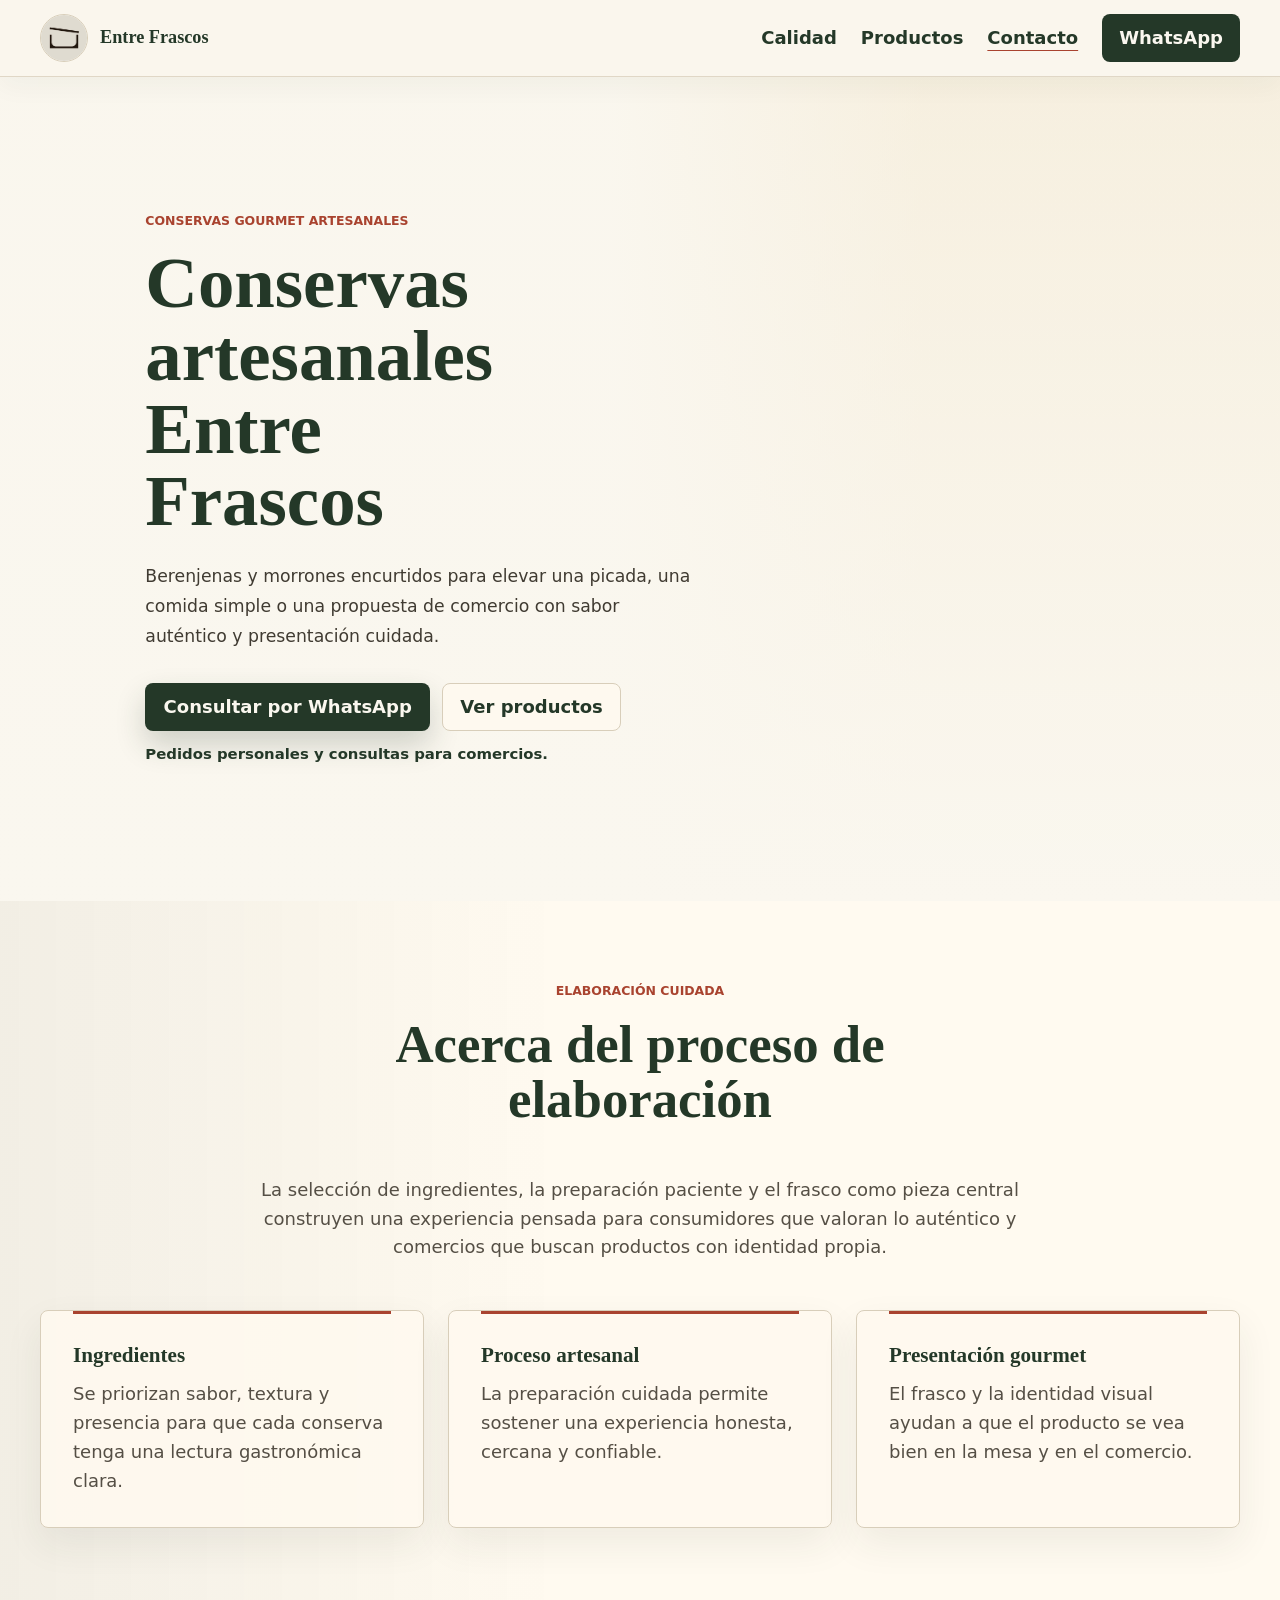
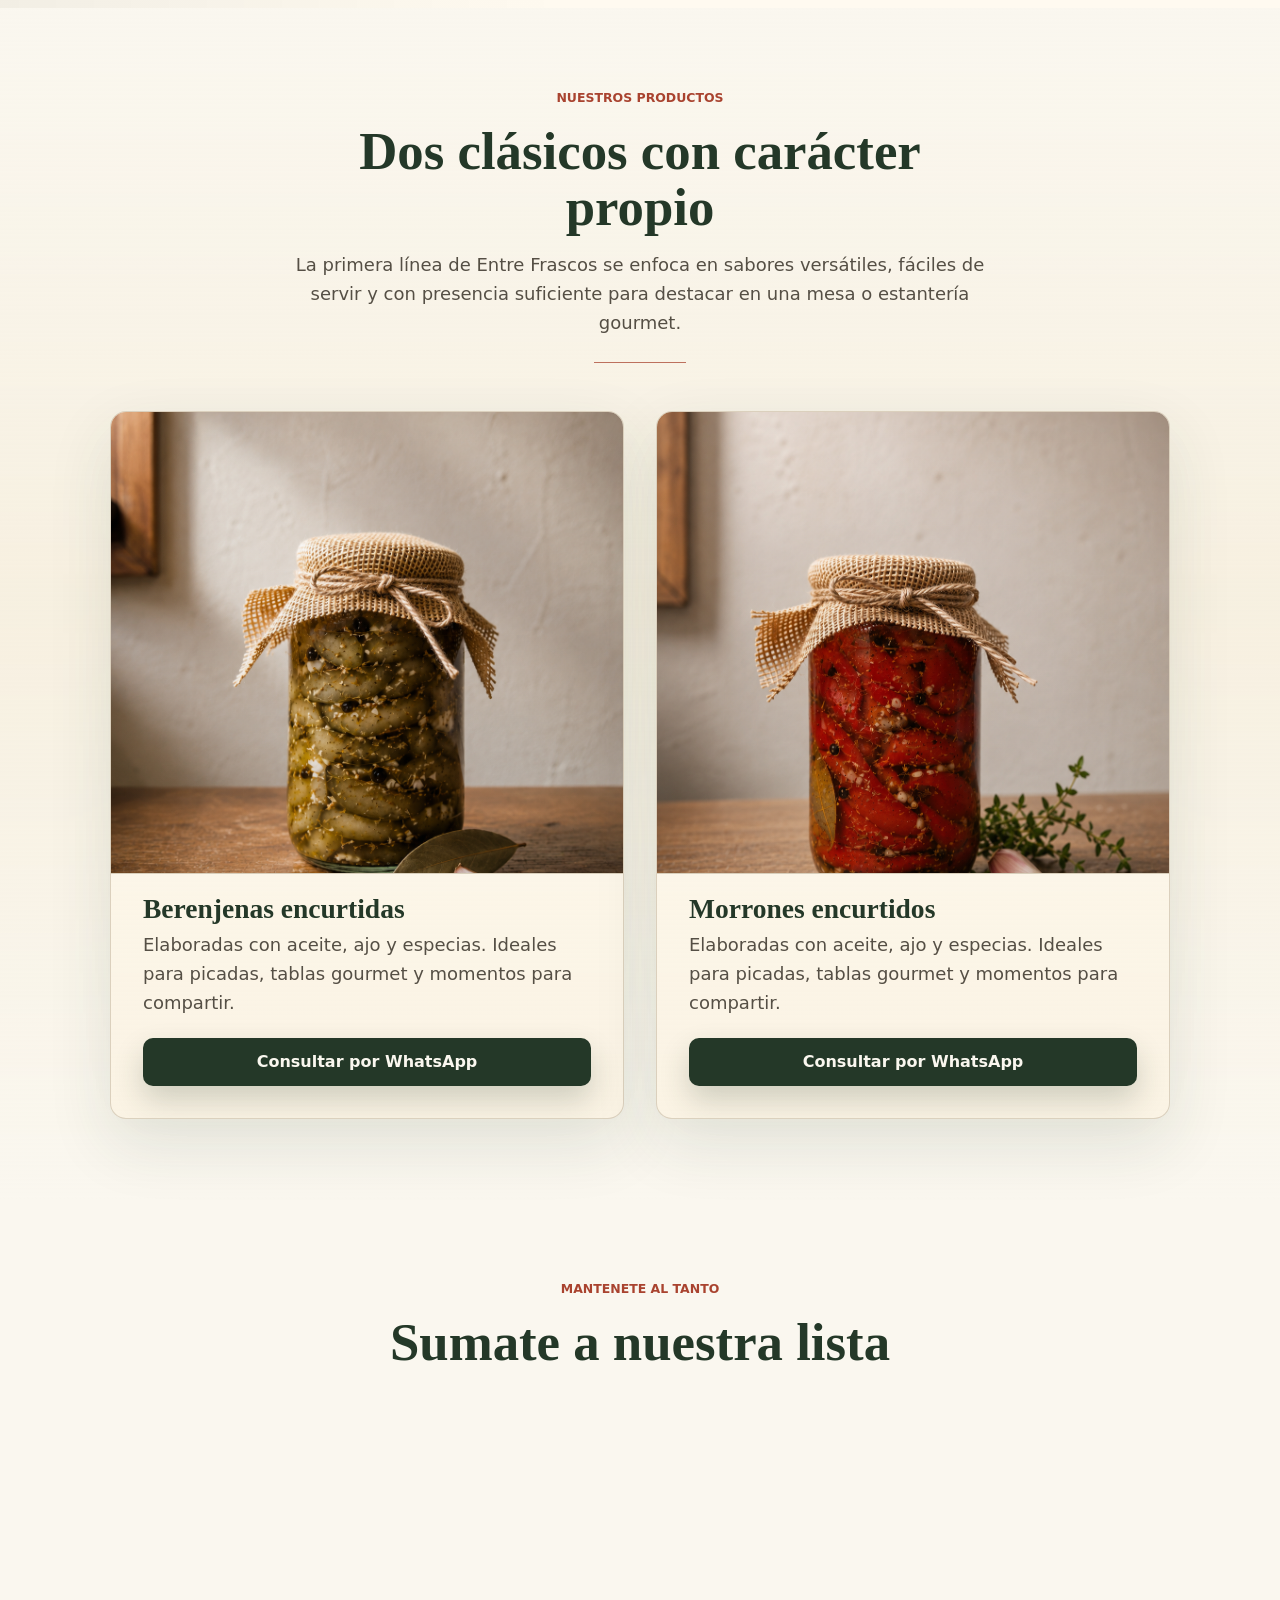
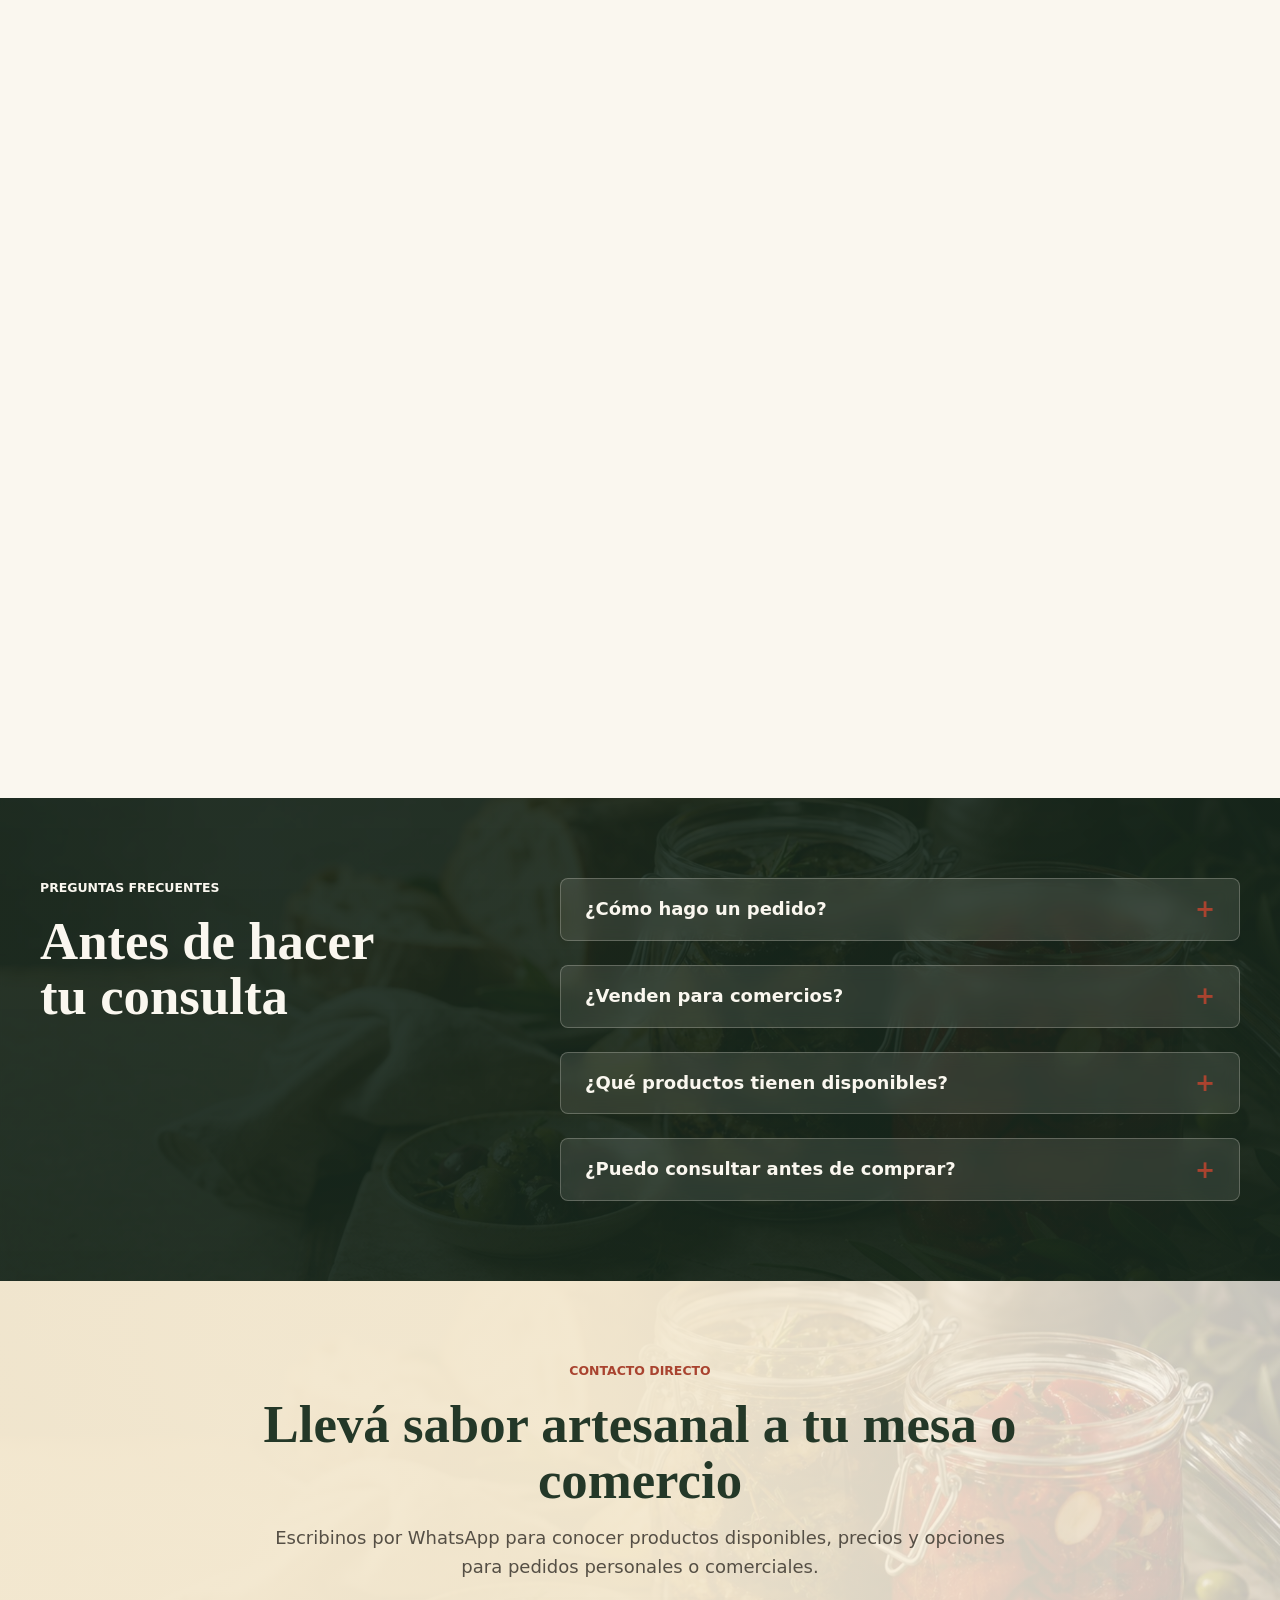
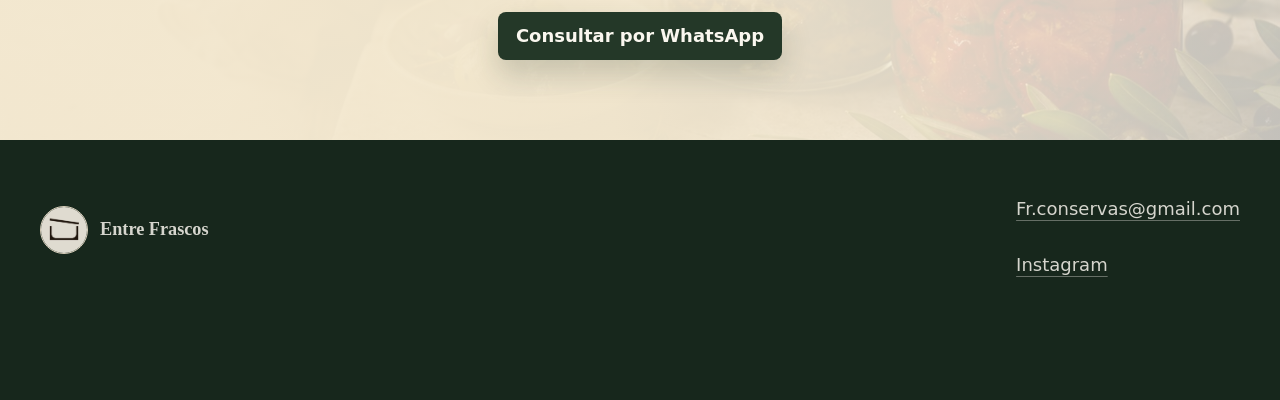
<file: index.html>
<!doctype html>
<html lang="es">
  <head>
    <!-- Google Tag Manager -->
    <script>(function(w,d,s,l,i){w[l]=w[l]||[];w[l].push({'gtm.start':
    new Date().getTime(),event:'gtm.js'});var f=d.getElementsByTagName(s)[0],
    j=d.createElement(s),dl=l!='dataLayer'?'&l='+l:'';j.async=true;j.src=
    'https://www.googletagmanager.com/gtm.js?id='+i+dl;f.parentNode.insertBefore(j,f);
    })(window,document,'script','dataLayer','GTM-WVT3HFXD');</script>
    <!-- End Google Tag Manager -->
    <meta charset="utf-8">
    <meta name="viewport" content="width=device-width, initial-scale=1">
    <title>Entre Frascos | Conservas y encurtidos artesanales</title>
    <meta name="description" content="Conservas artesanales Entre Frascos: berenjenas y morrones encurtidos con ingredientes seleccionados, elaboración cuidada y contacto directo por WhatsApp.">
    <meta name="robots" content="index, follow">
    <meta name="theme-color" content="#243828">
    <meta name="facebook-domain-verification" content="m9so6579ljr3eqbu1k71p4y79lx6a5"/>
    <link rel="canonical" href="./">

    <meta property="og:type" content="website">
    <meta property="og:title" content="Entre Frascos - Encurtidos artesanales">
    <meta property="og:description" content="Berenjenas y morrones encurtidos con sabor artesanal, presentación cuidada y contacto directo para pedidos.">
    <meta property="og:image" content="assets/img/entre-frascos-hero.jpg">
    <meta property="og:image:alt" content="Frascos de conservas artesanales Entre Frascos servidos en una mesa gourmet">
    <meta property="og:locale" content="es_AR">
    <meta name="twitter:card" content="summary_large_image">
    <meta name="twitter:title" content="Entre Frascos - Encurtidos artesanales">
    <meta name="twitter:description" content="Berenjenas y morrones encurtidos con sabor artesanal, presentación cuidada y contacto directo para pedidos.">
    <meta name="twitter:image" content="assets/img/entre-frascos-hero.jpg">

    <link rel="icon" href="entre-frascos-logo.png">
    <link rel="stylesheet" href="assets/css/styles.css">
    <script src="assets/js/main.js" defer></script>
    <script type="application/ld+json">
      {
        "@context": "https://schema.org",
        "@type": "Organization",
        "name": "Entre Frascos",
        "description": "Conservas y encurtidos artesanales: berenjenas y morrones encurtidos con elaboración cuidada.",
        "sameAs": ["https://www.instagram.com/frconservas?igsh=MW92Zml5enJrOXc4MQ%3D%3D&utm_source=qr"]
      }
    </script>
  </head>
  <body>
    <!-- Google Tag Manager (noscript) -->
    <noscript><iframe src="https://www.googletagmanager.com/ns.html?id=GTM-WVT3HFXD"
    height="0" width="0" style="display:none;visibility:hidden"></iframe></noscript>
    <!-- End Google Tag Manager (noscript) -->
    <a class="skip-link" href="#contenido">Saltar al contenido</a>

    <header class="site-header" data-site-header>
      <nav class="nav container" aria-label="Navegación principal">
        <a class="brand" href="#inicio" aria-label="Entre Frascos, ir al inicio">
          <img class="brand__mark" src="entre-frascos-logo.png" alt="Logo de Entre Frascos: frasco con la tapa entreabierta" width="64" height="64" fetchpriority="high" decoding="async">
          <span class="brand__text">Entre Frascos</span>
        </a>

        <button class="nav__toggle" type="button" aria-expanded="false" aria-controls="menu-principal" data-nav-toggle>
          <span class="sr-only" data-nav-toggle-label>Abrir menú</span>
          <span aria-hidden="true"></span>
          <span aria-hidden="true"></span>
          <span aria-hidden="true"></span>
        </button>

        <div class="nav__menu" id="menu-principal" data-nav-menu>
          <a href="#calidad" data-nav-link>Calidad</a>
          <a href="#productos" data-nav-link>Productos</a>
          <a href="#contacto" data-nav-link>Contacto</a>
          <a class="button button--small" 
             href="https://api.whatsapp.com/send/?phone=5491140966637&amp;text=Hola%20buenas!&amp;type=phone_number&amp;app_absent=0" 
             data-whatsapp-link
             data-location="header">
            <span aria-hidden="true">WhatsApp</span>
            <span class="sr-only">Consultar por WhatsApp</span>
          </a>
        </div>
      </nav>
    </header>

    <main id="contenido">
      <section class="hero section" id="inicio" aria-labelledby="hero-title">
        <div class="container hero__grid">
          <div class="hero__content">
            <p class="eyebrow">Conservas gourmet artesanales</p>
            <h1 id="hero-title">Conservas artesanales Entre Frascos</h1>
            <p class="hero__lead">Berenjenas y morrones encurtidos para elevar una picada, una comida simple o una propuesta de comercio con sabor auténtico y presentación cuidada.</p>
            <div class="hero__actions">
              <a class="button button--primary"
                href="https://api.whatsapp.com/send/?phone=5491140966637&amp;text=Hola%20buenas!&amp;type=phone_number&amp;app_absent=0"
                data-whatsapp-link
                data-location="hero">
                Consultar por WhatsApp
              </a>
              <a class="button button--secondary" href="#productos" data-smooth-scroll>Ver productos</a>
            </div>
            <p class="hero__note">Pedidos personales y consultas para comercios.</p>
          </div>
        </div>
      </section>

      <section class="section about" id="calidad" aria-labelledby="about-title">
        <div class="container">
          <div class="section-heading section-heading--center about__heading">
            <p class="eyebrow">Elaboración cuidada</p>
            <h2 id="about-title">Acerca del proceso de elaboración</h2>
          </div>
          <div class="about__body">
            <div class="about__intro">
              <p>La selección de ingredientes, la preparación paciente y el frasco como pieza central construyen una experiencia pensada para consumidores que valoran lo auténtico y comercios que buscan productos con identidad propia.</p>
            </div>
            <div class="about-card-grid" aria-label="Valores de elaboración">
              <article class="about-card">
                <h3>Ingredientes</h3>
                <p>Se priorizan sabor, textura y presencia para que cada conserva tenga una lectura gastronómica clara.</p>
              </article>
              <article class="about-card">
                <h3>Proceso artesanal</h3>
                <p>La preparación cuidada permite sostener una experiencia honesta, cercana y confiable.</p>
              </article>
              <article class="about-card">
                <h3>Presentación gourmet</h3>
                <p>El frasco y la identidad visual ayudan a que el producto se vea bien en la mesa y en el comercio.</p>
              </article>
            </div>
          </div>
        </div>
      </section>

      <section class="section products" id="productos" aria-labelledby="products-title">
        <div class="container">
          <div class="section-heading section-heading--center">
            <p class="eyebrow">Nuestros productos</p>
            <h2 id="products-title">Dos clásicos con carácter propio</h2>
            <p>La primera línea de Entre Frascos se enfoca en sabores versátiles, fáciles de servir y con presencia suficiente para destacar en una mesa o estantería gourmet.</p>
          </div>

          <div class="product-grid">
            <article class="product-card">
              <figure class="product-card__visual product-card__visual--eggplant">
                <img src="assets/img/GPTBerenjena.jpg.png" alt="Frasco de berenjenas Entre Frascos, elaboradas con aceite, ajo y especias" width="900" height="900" loading="lazy" decoding="async">
              </figure>
              <div class="product-card__content">
                <h3>Berenjenas encurtidas</h3>
                <p>Elaboradas con aceite, ajo y especias. Ideales para picadas, tablas gourmet y momentos para compartir.</p>
                <a class="button button--product"
                   href="https://api.whatsapp.com/send/?phone=5491140966637&amp;text=Hola%20buenas!&amp;type=phone_number&amp;app_absent=0"
                   data-whatsapp-link
                   data-location="producto_berenjenas"
                   data-whatsapp-message="¡Hola! Quiero consultar por las berenjenas encurtidas">
                   Consultar por WhatsApp
                </a>
              </div>
            </article>

            <article class="product-card">
              <figure class="product-card__visual product-card__visual--pepper">
                <img src="assets/img/GPTMorron.jpg.png" alt="Frasco de morrones Entre Frascos, elaborados con aceite, ajo y especias" width="900" height="900" loading="lazy" decoding="async">
              </figure>
              <div class="product-card__content">
                <h3>Morrones encurtidos</h3>
                <p>Elaboradas con aceite, ajo y especias. Ideales para picadas, tablas gourmet y momentos para compartir.</p>
                <a class="button button--product"
                   href="https://api.whatsapp.com/send/?phone=5491140966637&amp;text=Hola%20buenas!&amp;type=phone_number&amp;app_absent=0"
                   data-whatsapp-link
                   data-location="producto_morrones"
                   data-whatsapp-message="¡Hola! Quiero consultar por los morrones encurtidos">
                   Consultar por WhatsApp
                </a>
              </div>
            </article>
          </div>
        </div>
      </section>

      <section class="section newsletter" id="newsletter" aria-labelledby="newsletter-title">
        <div class="container">
          <div class="section-heading section-heading--center">
            <p class="eyebrow">Mantenete al tanto</p>
            <h2 id="newsletter-title">Sumate a nuestra lista</h2>
          </div>
          <iframe class="newsletter__form" width="540" height="900" src="https://1a4f774f.sibforms.com/v2/serve/[base64]" frameborder="0" scrolling="no" allowfullscreen style="display: block;margin-left: auto;margin-right: auto;max-width: 100%;"></iframe>
        </div>
      </section>

      <section class="section faq" aria-labelledby="faq-title">
        <div class="container faq__grid">
          <div class="section-heading">
            <p class="eyebrow">Preguntas frecuentes</p>
            <h2 id="faq-title">Antes de hacer tu consulta</h2>
          </div>
          <div class="faq__list">
            <details>
              <summary>¿Cómo hago un pedido?</summary>
              <p>Escribinos por WhatsApp para consultar productos disponibles, precios y forma de entrega o retiro.</p>
            </details>
            <details>
              <summary>¿Venden para comercios?</summary>
              <p>Sí. Entre Frascos recibe consultas de almacenes, dietéticas, delicatessen, restaurantes y revendedores.</p>
            </details>
            <details>
              <summary>¿Qué productos tienen disponibles?</summary>
              <p>La línea principal incluye berenjenas encurtidas y morrones encurtidos. La disponibilidad se confirma por contacto directo.</p>
            </details>
            <details>
              <summary>¿Puedo consultar antes de comprar?</summary>
              <p>Sí. El contacto por WhatsApp está pensado para resolver dudas, consultar disponibilidad y coordinar pedidos sin compromiso.</p>
            </details>
          </div>
        </div>
      </section>

      <section class="final-cta section" id="contacto" aria-labelledby="final-cta-title">
        <div class="container final-cta__inner">
          <p class="eyebrow">Contacto directo</p>
          <h2 id="final-cta-title">Llevá sabor artesanal a tu mesa o comercio</h2>
          <p>Escribinos por WhatsApp para conocer productos disponibles, precios y opciones para pedidos personales o comerciales.</p>
          <a class="button button--primary"
             href="https://api.whatsapp.com/send/?phone=5491140966637&amp;text=Hola%20buenas!&amp;type=phone_number&amp;app_absent=0"
             data-whatsapp-link
             data-location="contacto">
             Consultar por WhatsApp
          </a>
        </div>
      </section>
    </main>

    <footer class="site-footer">
      <div class="container footer__grid">
        <div>
          <a class="brand brand--footer" href="#inicio" aria-label="Entre Frascos, volver al inicio">
            <img class="brand__mark" src="entre-frascos-logo.png" alt="" width="56" height="56" loading="lazy" decoding="async">
            <span class="brand__text">Entre Frascos</span>
          </a>
        </div>
        <address class="footer__contact">
          <a href="mailto:Fr.conservas@gmail.com">Fr.conservas@gmail.com</a>
          <a href="https://www.instagram.com/frconservas?igsh=MW92Zml5enJrOXc4MQ%3D%3D&amp;utm_source=qr" target="_blank" rel="noopener noreferrer">Instagram</a>
        </address>
      </div>
    </footer>

    <button class="back-to-top" type="button" aria-label="Volver arriba" data-back-to-top>
      <span aria-hidden="true">&uarr;</span>
    </button>
  </body>
</html>
</file>
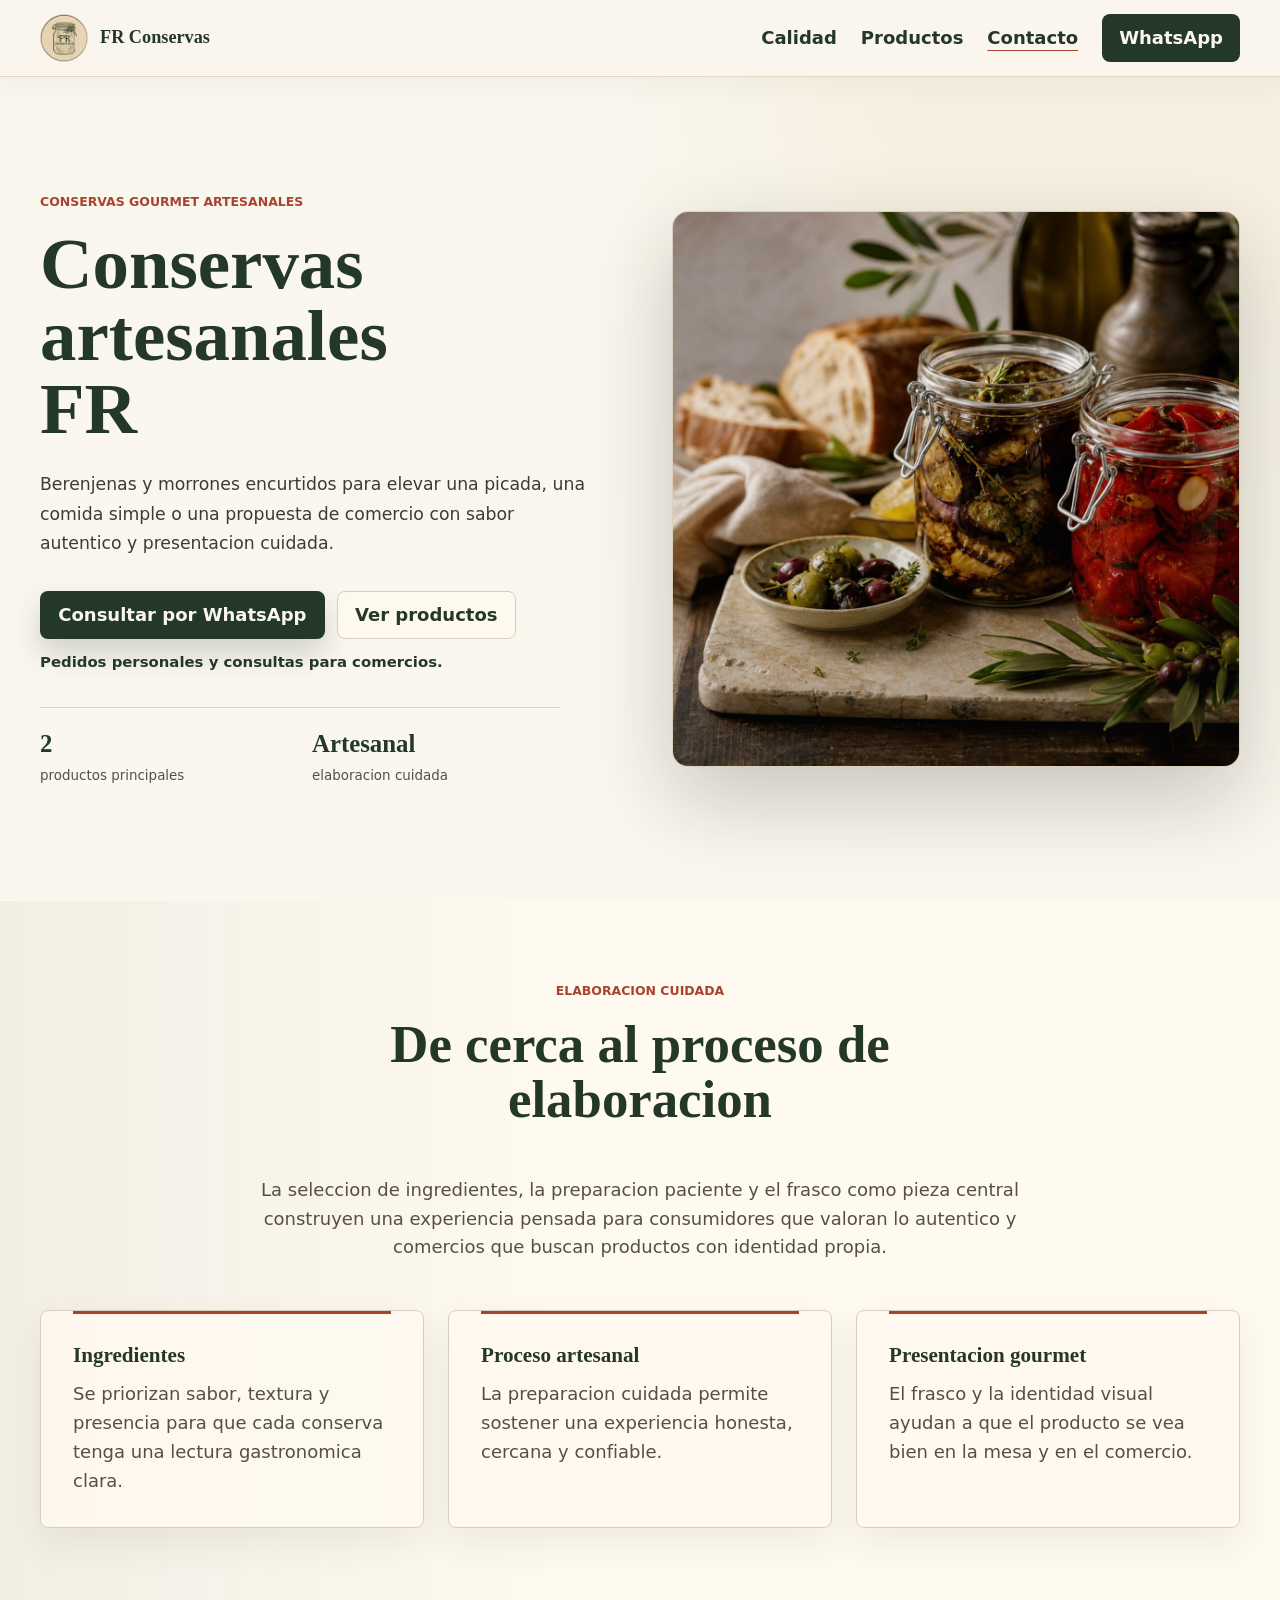
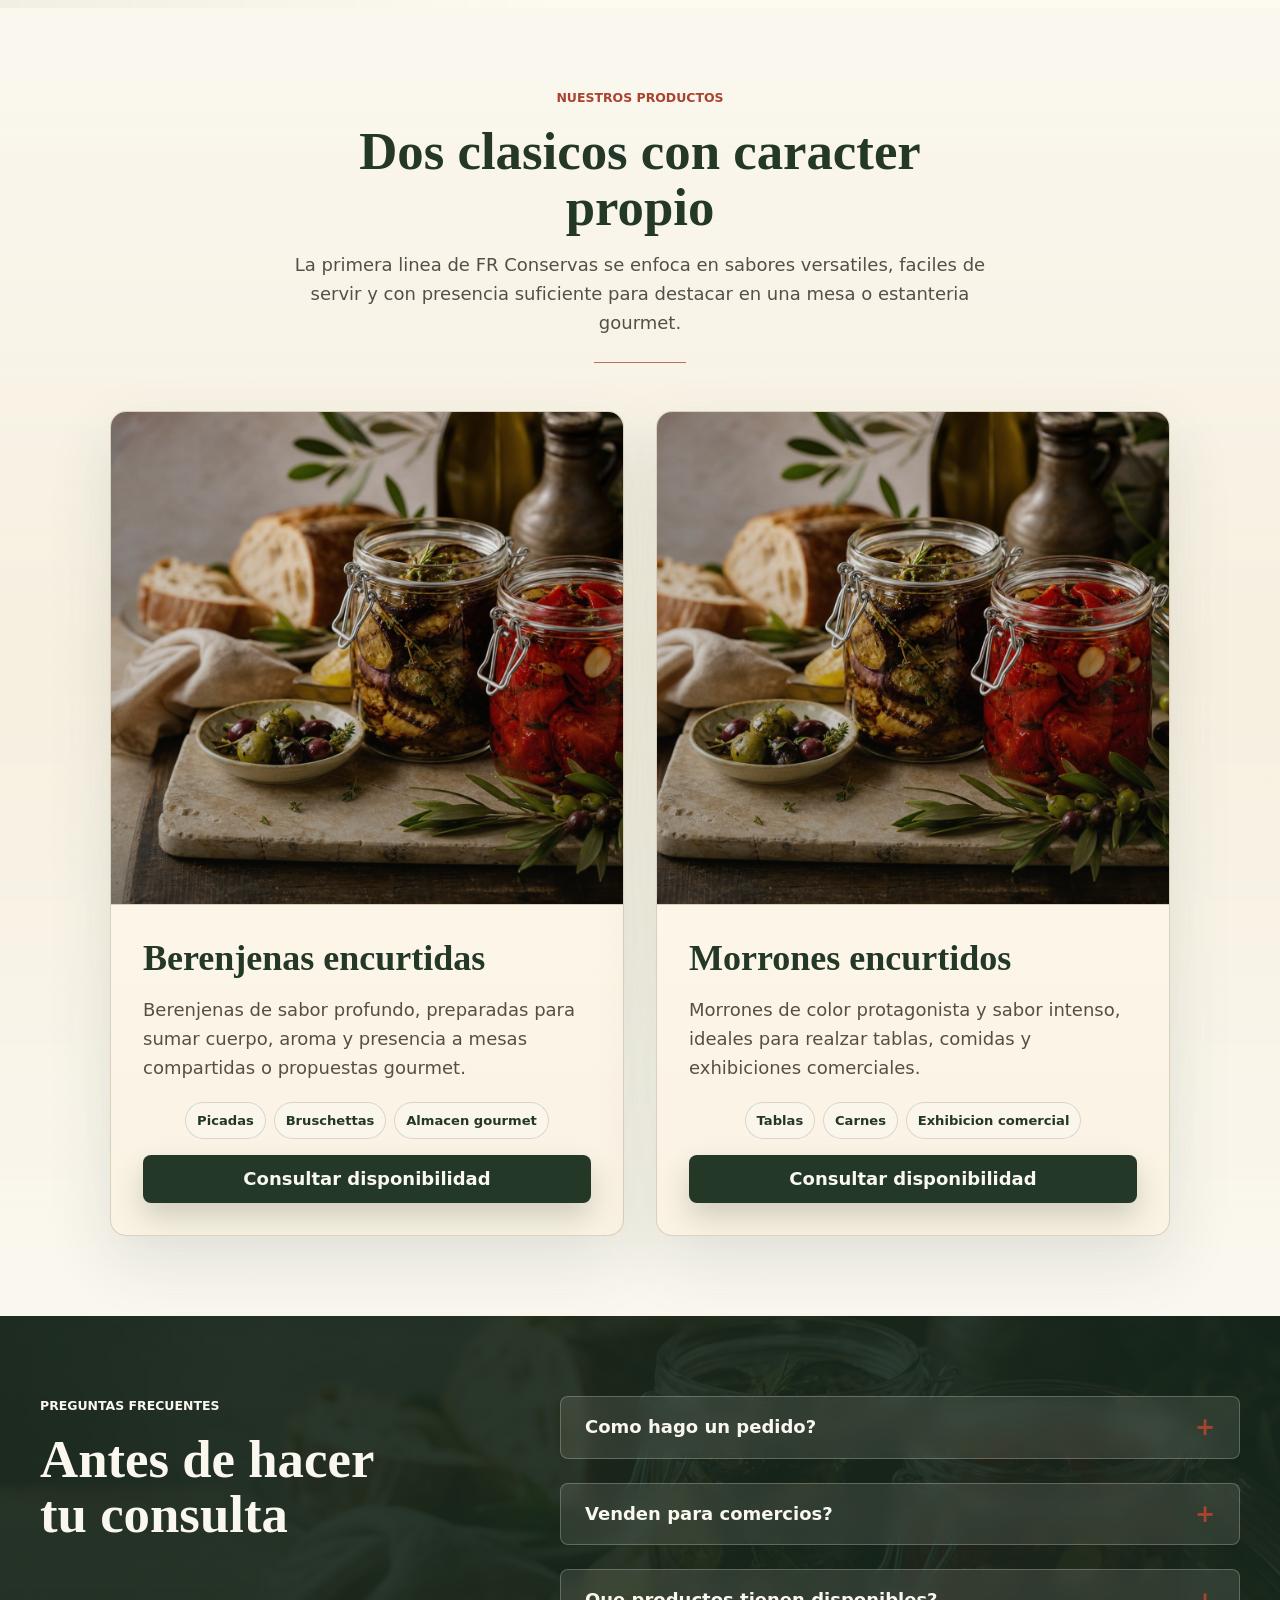
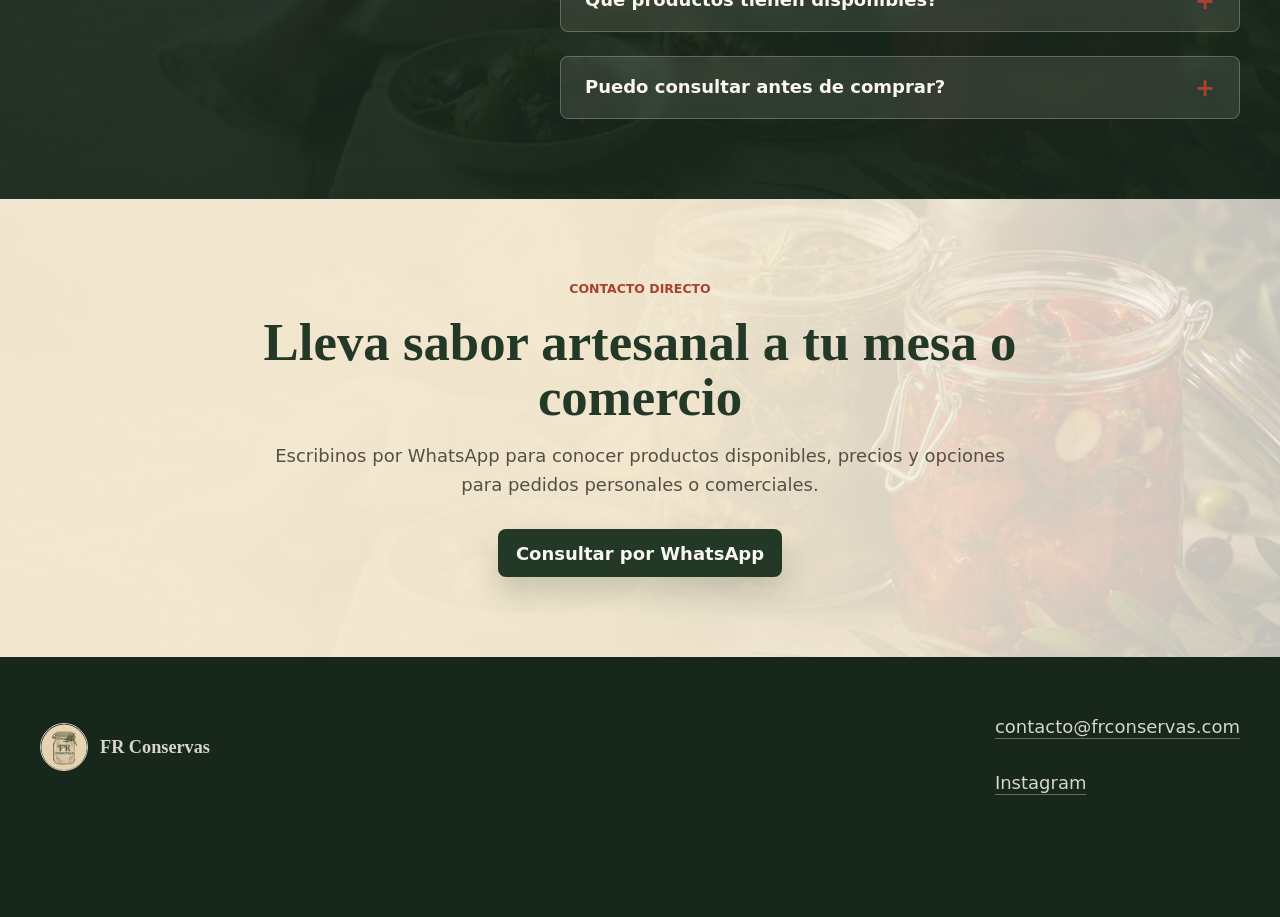
<file: snapshots/v1/index.html>
<!doctype html>
<html lang="es">
  <head>
    <meta charset="utf-8">
    <meta name="viewport" content="width=device-width, initial-scale=1">
    <title>FR Conservas | Conservas y encurtidos artesanales</title>
    <meta name="description" content="Conservas artesanales FR: berenjenas y morrones encurtidos con ingredientes seleccionados, elaboracion cuidada y contacto directo por WhatsApp.">
    <meta name="robots" content="index, follow">
    <meta name="theme-color" content="#243828">
    <link rel="canonical" href="./">

    <meta property="og:type" content="website">
    <meta property="og:title" content="FR Conservas - Encurtidos artesanales">
    <meta property="og:description" content="Berenjenas y morrones encurtidos con sabor artesanal, presentacion cuidada y contacto directo para pedidos.">
    <meta property="og:image" content="assets/img/fr-conservas-hero.jpg">
    <meta property="og:image:alt" content="Frascos de conservas artesanales FR servidos en una mesa gourmet">
    <meta property="og:locale" content="es_AR">
    <meta name="twitter:card" content="summary_large_image">
    <meta name="twitter:title" content="FR Conservas - Encurtidos artesanales">
    <meta name="twitter:description" content="Berenjenas y morrones encurtidos con sabor artesanal, presentacion cuidada y contacto directo para pedidos.">
    <meta name="twitter:image" content="assets/img/fr-conservas-hero.jpg">

    <link rel="icon" href="FRconservaslogo.PNG.jpeg">
    <link rel="preload" href="assets/img/fr-conservas-hero.jpg" as="image">
    <link rel="stylesheet" href="assets/css/styles.css">
    <script src="assets/js/main.js" defer></script>
    <script type="application/ld+json">
      {
        "@context": "https://schema.org",
        "@type": "Organization",
        "name": "FR Conservas",
        "description": "Conservas y encurtidos artesanales: berenjenas y morrones encurtidos con elaboracion cuidada.",
        "sameAs": ["https://www.instagram.com/frconservas/"]
      }
    </script>
  </head>
  <body>
    <a class="skip-link" href="#contenido">Saltar al contenido</a>

    <header class="site-header" data-site-header>
      <nav class="nav container" aria-label="Navegacion principal">
        <a class="brand" href="#inicio" aria-label="FR Conservas, ir al inicio">
          <img class="brand__mark" src="FRconservaslogo.PNG.jpeg" alt="Logo de FR Conservas con ilustracion de frasco artesanal" width="64" height="64" fetchpriority="high" decoding="async">
          <span class="brand__text">FR Conservas</span>
        </a>

        <button class="nav__toggle" type="button" aria-expanded="false" aria-controls="menu-principal" data-nav-toggle>
          <span class="sr-only" data-nav-toggle-label>Abrir menu</span>
          <span aria-hidden="true"></span>
          <span aria-hidden="true"></span>
        </button>

        <div class="nav__menu" id="menu-principal" data-nav-menu>
          <a href="#calidad" data-nav-link>Calidad</a>
          <a href="#productos" data-nav-link>Productos</a>
          <a href="#contacto" data-nav-link>Contacto</a>
          <a class="button button--small" href="https://wa.me/?text=Hola%20FR%20Conservas%2C%20quiero%20consultar%20por%20productos%20disponibles." data-whatsapp-link data-message="Hola FR Conservas, quiero consultar por productos disponibles.">
            <span aria-hidden="true">WhatsApp</span>
            <span class="sr-only">Consultar por WhatsApp</span>
          </a>
        </div>
      </nav>
    </header>

    <main id="contenido">
      <section class="hero section" id="inicio" aria-labelledby="hero-title">
        <div class="container hero__grid">
          <div class="hero__content">
            <p class="eyebrow">Conservas gourmet artesanales</p>
            <h1 id="hero-title">Conservas artesanales FR</h1>
            <p class="hero__lead">Berenjenas y morrones encurtidos para elevar una picada, una comida simple o una propuesta de comercio con sabor autentico y presentacion cuidada.</p>
            <div class="hero__actions">
              <a class="button button--primary" href="https://wa.me/?text=Hola%20FR%20Conservas%2C%20quiero%20consultar%20por%20productos%20disponibles." data-whatsapp-link data-message="Hola FR Conservas, quiero consultar por productos disponibles.">Consultar por WhatsApp</a>
              <a class="button button--secondary" href="#productos">Ver productos</a>
            </div>
            <p class="hero__note">Pedidos personales y consultas para comercios.</p>
            <dl class="hero__proof" aria-label="Diferenciales de FR Conservas">
              <div>
                <dt>2</dt>
                <dd>productos principales</dd>
              </div>
              <div>
                <dt>Artesanal</dt>
                <dd>elaboracion cuidada</dd>
              </div>
            </dl>
          </div>

          <div class="hero__visual">
            <figure class="editorial-photo editorial-photo--hero">
              <img src="assets/img/fr-conservas-hero.jpg" alt="Frascos de berenjenas y morrones encurtidos sobre una mesa gourmet con pan, olivas y aceite" width="1800" height="1013" fetchpriority="high" decoding="async">
            </figure>
          </div>
        </div>
      </section>

      <section class="section about" id="calidad" aria-labelledby="about-title">
        <div class="container">
          <div class="section-heading section-heading--center about__heading">
            <p class="eyebrow">Elaboracion cuidada</p>
            <h2 id="about-title">De cerca al proceso de elaboracion</h2>
          </div>
          <div class="about__body">
            <div class="about__intro">
              <p>La seleccion de ingredientes, la preparacion paciente y el frasco como pieza central construyen una experiencia pensada para consumidores que valoran lo autentico y comercios que buscan productos con identidad propia.</p>
            </div>
            <div class="about-card-grid" aria-label="Valores de elaboracion">
              <article class="about-card">
                <h3>Ingredientes</h3>
                <p>Se priorizan sabor, textura y presencia para que cada conserva tenga una lectura gastronomica clara.</p>
              </article>
              <article class="about-card">
                <h3>Proceso artesanal</h3>
                <p>La preparacion cuidada permite sostener una experiencia honesta, cercana y confiable.</p>
              </article>
              <article class="about-card">
                <h3>Presentacion gourmet</h3>
                <p>El frasco y la identidad visual ayudan a que el producto se vea bien en la mesa y en el comercio.</p>
              </article>
            </div>
          </div>
        </div>
      </section>

      <section class="section products" id="productos" aria-labelledby="products-title">
        <div class="container">
          <div class="section-heading section-heading--center">
            <p class="eyebrow">Nuestros productos</p>
            <h2 id="products-title">Dos clasicos con caracter propio</h2>
            <p>La primera linea de FR Conservas se enfoca en sabores versatiles, faciles de servir y con presencia suficiente para destacar en una mesa o estanteria gourmet.</p>
          </div>

          <div class="product-grid">
            <article class="product-card">
              <figure class="product-card__visual product-card__visual--eggplant">
                <img src="assets/img/fr-conservas-hero.jpg" alt="Frasco de berenjenas encurtidas servido en una mesa gourmet" width="900" height="900" loading="lazy" decoding="async">
              </figure>
              <div class="product-card__content">
                <h3>Berenjenas encurtidas</h3>
                <p>Berenjenas de sabor profundo, preparadas para sumar cuerpo, aroma y presencia a mesas compartidas o propuestas gourmet.</p>
                <ul class="product-card__tags" aria-label="Usos sugeridos para berenjenas encurtidas">
                  <li>Picadas</li>
                  <li>Bruschettas</li>
                  <li>Almacen gourmet</li>
                </ul>
                <a class="button button--product" href="https://wa.me/?text=Hola%20FR%20Conservas%2C%20quiero%20consultar%20por%20berenjenas%20encurtidas." data-whatsapp-link data-message="Hola FR Conservas, quiero consultar por berenjenas encurtidas.">Consultar disponibilidad</a>
              </div>
            </article>

            <article class="product-card">
              <figure class="product-card__visual product-card__visual--pepper">
                <img src="assets/img/fr-conservas-hero.jpg" alt="Frasco de morrones encurtidos servido con pan, olivas y aceite" width="900" height="900" loading="lazy" decoding="async">
              </figure>
              <div class="product-card__content">
                <h3>Morrones encurtidos</h3>
                <p>Morrones de color protagonista y sabor intenso, ideales para realzar tablas, comidas y exhibiciones comerciales.</p>
                <ul class="product-card__tags" aria-label="Usos sugeridos para morrones encurtidos">
                  <li>Tablas</li>
                  <li>Carnes</li>
                  <li>Exhibicion comercial</li>
                </ul>
                <a class="button button--product" href="https://wa.me/?text=Hola%20FR%20Conservas%2C%20quiero%20consultar%20por%20morrones%20encurtidos." data-whatsapp-link data-message="Hola FR Conservas, quiero consultar por morrones encurtidos.">Consultar disponibilidad</a>
              </div>
            </article>
          </div>
        </div>
      </section>

      <section class="section faq" aria-labelledby="faq-title">
        <div class="container faq__grid">
          <div class="section-heading">
            <p class="eyebrow">Preguntas frecuentes</p>
            <h2 id="faq-title">Antes de hacer tu consulta</h2>
          </div>
          <div class="faq__list">
            <details>
              <summary>Como hago un pedido?</summary>
              <p>Escribinos por WhatsApp para consultar productos disponibles, precios y forma de entrega o retiro.</p>
            </details>
            <details>
              <summary>Venden para comercios?</summary>
              <p>Si. FR Conservas recibe consultas de almacenes, dieteticas, delicatessen, restaurantes y revendedores.</p>
            </details>
            <details>
              <summary>Que productos tienen disponibles?</summary>
              <p>La linea principal incluye berenjenas encurtidas y morrones encurtidos. La disponibilidad se confirma por contacto directo.</p>
            </details>
            <details>
              <summary>Puedo consultar antes de comprar?</summary>
              <p>Si. El contacto por WhatsApp esta pensado para resolver dudas, consultar disponibilidad y coordinar pedidos sin compromiso.</p>
            </details>
          </div>
        </div>
      </section>

      <section class="final-cta section" id="contacto" aria-labelledby="final-cta-title">
        <div class="container final-cta__inner">
          <p class="eyebrow">Contacto directo</p>
          <h2 id="final-cta-title">Lleva sabor artesanal a tu mesa o comercio</h2>
          <p>Escribinos por WhatsApp para conocer productos disponibles, precios y opciones para pedidos personales o comerciales.</p>
          <a class="button button--primary" href="https://wa.me/?text=Hola%20FR%20Conservas%2C%20quiero%20consultar%20por%20productos%20disponibles%20y%20pedidos." data-whatsapp-link data-message="Hola FR Conservas, quiero consultar por productos disponibles y pedidos.">Consultar por WhatsApp</a>
        </div>
      </section>
    </main>

    <footer class="site-footer">
      <div class="container footer__grid">
        <div>
          <a class="brand brand--footer" href="#inicio" aria-label="FR Conservas, volver al inicio">
            <img class="brand__mark" src="FRconservaslogo.PNG.jpeg" alt="" width="56" height="56" loading="lazy" decoding="async">
            <span class="brand__text">FR Conservas</span>
          </a>
        </div>
        <address class="footer__contact">
          <a href="mailto:contacto@frconservas.com">contacto@frconservas.com</a>
          <a href="https://www.instagram.com/frconservas/" target="_blank" rel="noopener">Instagram</a>
        </address>
      </div>
    </footer>

    <button class="back-to-top" type="button" aria-label="Volver arriba" data-back-to-top>
      <span aria-hidden="true">↑</span>
    </button>
  </body>
</html>
</file>
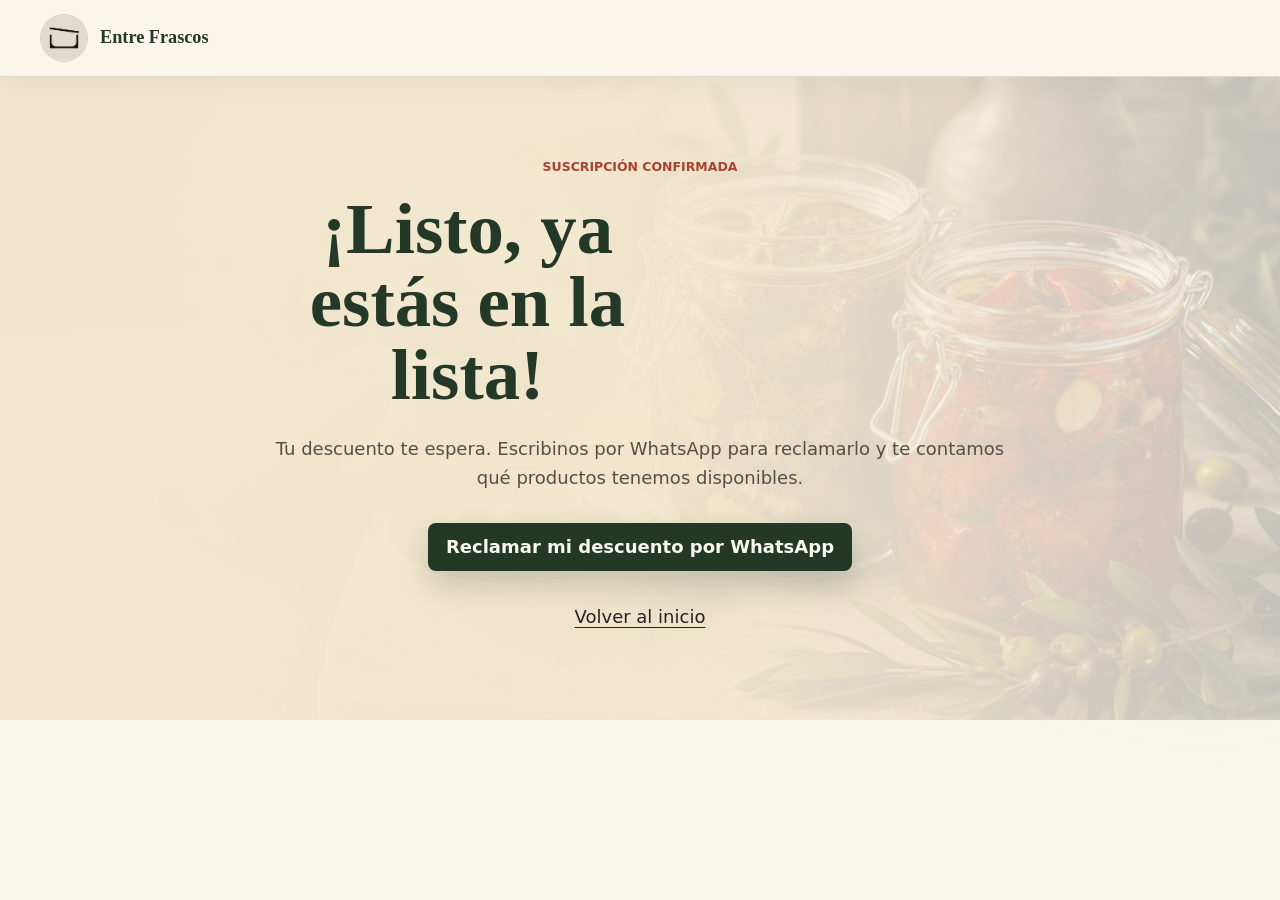
<file: gracias.html>
<!doctype html>
<html lang="es">
  <head>
    <!-- Google Tag Manager -->
    <script>(function(w,d,s,l,i){w[l]=w[l]||[];w[l].push({'gtm.start':
    new Date().getTime(),event:'gtm.js'});var f=d.getElementsByTagName(s)[0],
    j=d.createElement(s),dl=l!='dataLayer'?'&l='+l:'';j.async=true;j.src=
    'https://www.googletagmanager.com/gtm.js?id='+i+dl;f.parentNode.insertBefore(j,f);
    })(window,document,'script','dataLayer','GTM-WVT3HFXD');</script>
    <!-- End Google Tag Manager -->
    <meta charset="utf-8">
    <meta name="viewport" content="width=device-width, initial-scale=1">
    <title>¡Gracias por suscribirte! | Entre Frascos</title>
    <meta name="robots" content="noindex, follow">
    <meta name="theme-color" content="#243828">

    <link rel="icon" href="entre-frascos-logo.png">
    <link rel="stylesheet" href="assets/css/styles.css">
    <script src="assets/js/main.js" defer></script>
  </head>
  <body>
    <!-- Google Tag Manager (noscript) -->
    <noscript><iframe src="https://www.googletagmanager.com/ns.html?id=GTM-WVT3HFXD"
    height="0" width="0" style="display:none;visibility:hidden"></iframe></noscript>
    <!-- End Google Tag Manager (noscript) -->

    <header class="site-header">
      <nav class="nav container" aria-label="Navegación principal">
        <a class="brand" href="/" aria-label="Entre Frascos, ir al inicio">
          <img class="brand__mark" src="entre-frascos-logo.png" alt="Logo de Entre Frascos: frasco con la tapa entreabierta" width="64" height="64" decoding="async">
          <span class="brand__text">Entre Frascos</span>
        </a>
      </nav>
    </header>

    <main id="contenido">
      <section class="final-cta section" aria-labelledby="gracias-title">
        <div class="container final-cta__inner">
          <p class="eyebrow">Suscripción confirmada</p>
          <h1 id="gracias-title">¡Listo, ya estás en la lista!</h1>
          <p>Tu descuento te espera. Escribinos por WhatsApp para reclamarlo y te contamos qué productos tenemos disponibles.</p>
          <div class="thanks__actions">
            <a class="button button--primary"
               href="https://wa.me/5491140966637"
               data-whatsapp-link
               data-location="gracias"
               data-whatsapp-message="¡Hola! Me acabo de suscribir y quiero reclamar mi descuento">
              Reclamar mi descuento por WhatsApp
            </a>
            <a class="text-link" href="/">Volver al inicio</a>
          </div>
        </div>
      </section>
    </main>
  </body>
</html>
</file>
<file: assets/css/styles.css>
:root {
  --color-primary: #243828;
  --color-primary-strong: #17271c;
  --color-secondary: #f3e8d0;
  --color-accent: #a9432f;
  --color-sage: #73845d;
  --color-cream: #faf7ef;
  --color-paper: #fffaf0;
  --color-text: #242424;
  --color-muted: #554f45;
  --color-border: #d8ceba;
  --color-white: #ffffff;
  --shadow-soft: 0 18px 48px rgba(36, 56, 40, 0.1);
  --shadow-card: 0 22px 56px rgba(36, 56, 40, 0.13);
  --shadow-strong: 0 32px 86px rgba(17, 23, 17, 0.22);
  --radius-sm: 8px;
  --radius-md: 16px;
  --radius-lg: 24px;
  --container: 1200px;
  --content: 720px;
  --space-1: 4px;
  --space-2: 8px;
  --space-3: 12px;
  --space-4: 16px;
  --space-5: 24px;
  --space-6: 32px;
  --space-7: 48px;
  --space-8: 64px;
  --space-9: 80px;
  --space-10: 120px;
  --font-display: Georgia, "Times New Roman", serif;
  --font-body: Inter, ui-sans-serif, system-ui, -apple-system, BlinkMacSystemFont, "Segoe UI", sans-serif;
}

*,
*::before,
*::after {
  box-sizing: border-box;
}

html {
  scroll-behavior: smooth;
  scroll-padding-top: 88px;
}

body {
  margin: 0;
  background: var(--color-cream);
  color: var(--color-text);
  font-family: var(--font-body);
  font-size: 16px;
  line-height: 1.6;
  overflow-x: hidden;
  text-rendering: optimizeLegibility;
}

body::before {
  content: "";
  position: fixed;
  inset: 0;
  z-index: -1;
  pointer-events: none;
  background:
    linear-gradient(180deg, rgba(243, 232, 208, 0.72), rgba(250, 247, 239, 0) 520px),
    radial-gradient(circle at 8% 18%, rgba(169, 67, 47, 0.06), transparent 26%),
    radial-gradient(circle at 94% 48%, rgba(115, 132, 93, 0.08), transparent 28%);
}

img,
svg {
  display: block;
  max-width: 100%;
}

a {
  color: inherit;
  text-decoration: none;
}

button,
summary {
  font: inherit;
}

:focus-visible {
  outline: 3px solid var(--color-accent);
  outline-offset: 3px;
}

::selection {
  background: var(--color-primary);
  color: var(--color-cream);
}

.sr-only {
  position: absolute;
  width: 1px;
  height: 1px;
  padding: 0;
  margin: -1px;
  overflow: hidden;
  clip: rect(0, 0, 0, 0);
  white-space: nowrap;
  border: 0;
}

.skip-link {
  position: fixed;
  left: var(--space-4);
  top: var(--space-4);
  z-index: 100;
  transform: translateY(-140%);
  border-radius: var(--radius-sm);
  background: var(--color-primary);
  color: var(--color-cream);
  padding: var(--space-3) var(--space-4);
  transition: transform 180ms ease;
}

.skip-link:focus {
  transform: translateY(0);
}

.container {
  width: min(calc(100% - 32px), var(--container));
  margin-inline: auto;
}

.section {
  padding-block: var(--space-8);
  scroll-margin-top: 88px;
}

.section--tight {
  padding-block: var(--space-7);
}

.section-heading {
  max-width: var(--content);
  margin-bottom: var(--space-7);
}

.section-heading--center {
  margin-inline: auto;
  text-align: center;
}

.eyebrow {
  margin: 0 0 var(--space-4);
  color: var(--color-accent);
  font-size: 0.78rem;
  font-weight: 850;
  text-transform: uppercase;
}

h1,
h2,
h3,
p {
  margin-top: 0;
}

h1,
h2,
h3 {
  color: var(--color-primary);
  font-family: var(--font-display);
  font-weight: 700;
}

h1 {
  max-width: 11.4ch;
  margin-bottom: var(--space-5);
  font-size: clamp(2.65rem, 9vw, 4.55rem);
  line-height: 1;
}

h2 {
  margin-bottom: var(--space-4);
  font-size: clamp(2rem, 7vw, 3.3rem);
  line-height: 1.05;
}

h3 {
  margin-bottom: var(--space-3);
  font-size: 1.32rem;
  line-height: 1.18;
}

p {
  color: var(--color-muted);
}

.section-heading > p:not(.eyebrow),
.hero__lead,
.final-cta__inner > p {
  max-width: 64ch;
}

.site-header {
  position: sticky;
  top: 0;
  z-index: 50;
  background: rgba(250, 247, 239, 0.94);
  border-bottom: 1px solid rgba(216, 206, 186, 0.76);
  box-shadow: 0 10px 24px rgba(36, 56, 40, 0.04);
  backdrop-filter: blur(14px);
}

.nav {
  min-height: 76px;
  display: flex;
  align-items: center;
  justify-content: space-between;
  gap: var(--space-4);
}

.brand {
  display: inline-flex;
  align-items: center;
  gap: var(--space-3);
  min-height: 44px;
  color: var(--color-primary);
  font-weight: 800;
}

.brand__mark {
  width: 48px;
  height: 48px;
  border: 1px solid var(--color-border);
  border-radius: 50%;
  object-fit: cover;
}

.brand__text {
  font-family: var(--font-display);
  font-size: 1.14rem;
}

.nav__toggle {
  width: 44px;
  height: 44px;
  display: inline-grid;
  align-content: center;
  justify-items: center;
  gap: 4px;
  border: 1px solid var(--color-border);
  border-radius: var(--radius-sm);
  background: var(--color-paper);
  color: var(--color-primary);
  cursor: pointer;
}

.nav__toggle span:not(.sr-only) {
  width: 18px;
  height: 2px;
  background: currentColor;
}

.nav__menu {
  position: absolute;
  left: 16px;
  right: 16px;
  top: calc(100% + 8px);
  display: grid;
  gap: var(--space-2);
  padding: var(--space-4);
  border: 1px solid var(--color-border);
  border-radius: var(--radius-md);
  background: var(--color-paper);
  box-shadow: var(--shadow-soft);
  transform: translateY(-8px);
  opacity: 0;
  pointer-events: none;
  transition: opacity 180ms ease, transform 180ms ease;
}

.nav__menu.is-open {
  transform: translateY(0);
  opacity: 1;
  pointer-events: auto;
}

.nav__menu a:not(.button) {
  min-height: 44px;
  display: flex;
  align-items: center;
  color: var(--color-primary);
  font-weight: 750;
}

.nav__menu a[aria-current="true"] {
  text-decoration: underline;
  text-decoration-color: var(--color-accent);
  text-underline-offset: 6px;
}

.button {
  min-height: 48px;
  display: inline-flex;
  align-items: center;
  justify-content: center;
  border: 1px solid transparent;
  border-radius: var(--radius-sm);
  padding: 0.82rem 1.08rem;
  width: 100%;
  font-weight: 850;
  line-height: 1.1;
  text-align: center;
  transition: background 180ms ease, border-color 180ms ease, color 180ms ease, transform 180ms ease, box-shadow 180ms ease;
}

.button:hover {
  transform: translateY(-1px);
}

.button:active {
  transform: translateY(0);
}

.button--primary,
.button--small,
.button--product {
  background: var(--color-primary);
  color: var(--color-cream);
  box-shadow: 0 14px 30px rgba(36, 56, 40, 0.2);
}

.button--primary:hover,
.button--small:hover,
.button--product:hover {
  background: var(--color-primary-strong);
}

.button--secondary {
  background: rgba(255, 250, 240, 0.9);
  border-color: var(--color-border);
  color: var(--color-primary);
}

.button--secondary:hover {
  border-color: rgba(36, 56, 40, 0.38);
  background: var(--color-paper);
}

.button--small {
  min-height: 44px;
  padding-inline: var(--space-4);
  box-shadow: none;
}

.button--product {
  width: 100%;
  margin-top: var(--space-3);
  min-height: 48px;
  border-radius: 10px;
  font-size: 16px;
  font-weight: 700;
}

.hero {
  position: relative;
  overflow: hidden;
  padding-top: var(--space-7);
  background:
    linear-gradient(90deg, rgba(250, 247, 239, 0.96) 0 48%, rgba(250, 247, 239, 0.5) 72%),
    linear-gradient(180deg, var(--color-secondary), var(--color-cream));
}

.hero::after {
  content: "";
  position: absolute;
  inset: auto 0 0;
  height: 96px;
  background: linear-gradient(180deg, transparent, var(--color-cream));
  pointer-events: none;
}

.hero__grid {
  position: relative;
  z-index: 1;
  display: grid;
  gap: var(--space-8);
  align-items: center;
}

.hero__content {
  max-width: 720px;
}

.hero__lead {
  max-width: 560px;
  margin-bottom: var(--space-6);
  color: #403b32;
  font-size: 1.08rem;
  line-height: 1.72;
}

.hero__actions {
  display: flex;
  flex-wrap: wrap;
  gap: var(--space-3);
  margin-bottom: var(--space-3);
  max-width: 440px;
}

.hero__actions .button {
  width: auto;
}

.hero__note {
  margin-bottom: 0;
  color: var(--color-primary);
  font-size: 0.93rem;
  font-weight: 750;
}

.product-grid,
.faq__list {
  display: grid;
  gap: var(--space-5);
}

.product-card,
.faq details {
  border: 1px solid var(--color-border);
  border-radius: var(--radius-sm);
  background: rgba(255, 250, 240, 0.86);
}

.about {
  background:
    linear-gradient(90deg, rgba(36, 56, 40, 0.06), transparent 44%),
    var(--color-paper);
}

.faq__grid {
  display: grid;
  gap: var(--space-7);
}

.about__heading {
  margin-inline: auto;
  margin-bottom: var(--space-7);
}

.about__heading h2 {
  max-width: 760px;
  margin-inline: auto;
}

.about__body {
  display: grid;
  gap: var(--space-7);
}

.about__intro {
  max-width: 760px;
  margin-inline: auto;
  text-align: center;
}

.about__intro p:last-child {
  margin-bottom: 0;
}

.about-card-grid {
  display: grid;
  gap: var(--space-5);
}

.about-card {
  position: relative;
  min-height: 100%;
  padding: var(--space-6);
  border: 1px solid var(--color-border);
  border-radius: var(--radius-sm);
  background: rgba(255, 250, 240, 0.88);
  box-shadow: 0 16px 38px rgba(36, 56, 40, 0.075);
}

.about-card::before {
  content: "";
  position: absolute;
  left: var(--space-6);
  right: var(--space-6);
  top: 0;
  height: 3px;
  background: var(--color-accent);
}

.about-card p {
  margin-bottom: 0;
}

.products {
  background: linear-gradient(180deg, var(--color-cream), rgba(243, 232, 208, 0.48), var(--color-cream));
}

.products .section-heading::after {
  content: "";
  display: block;
  width: 92px;
  height: 1px;
  margin: var(--space-5) auto 0;
  background: var(--color-accent);
  opacity: 0.75;
}

.product-grid {
  width: min(100%, 1060px);
  margin: var(--space-7) auto 0;
  align-items: stretch;
}

.product-card {
  --product-card-height: 680px;
  --product-image-height: calc(var(--product-card-height) * 0.7);
  overflow: hidden;
  display: grid;
  grid-template-rows: var(--product-image-height) 1fr;
  height: 100%;
  position: relative;
  border-color: rgba(216, 206, 186, 0.92);
  background:
    linear-gradient(180deg, rgba(255, 250, 240, 0.96), rgba(243, 232, 208, 0.38)),
    var(--color-paper);
  border-radius: var(--radius-md);
  box-shadow: 0 24px 64px rgba(36, 56, 40, 0.12);
  min-height: var(--product-card-height);
}

.product-card__visual {
  position: relative;
  margin: 0;
  overflow: hidden;
  border-bottom: 1px solid var(--color-border);
  background: linear-gradient(180deg, #fffaf0, #f3e8d0);
  min-height: 0;
}

.product-card__visual img {
  width: 100%;
  height: 100%;
  object-fit: cover;
}

.product-card__visual::after {
  content: "";
  position: absolute;
  inset: 0;
  background:
    linear-gradient(180deg, rgba(17, 23, 17, 0), rgba(17, 23, 17, 0.08));
}

.product-card__visual--eggplant img {
  object-position: center;
}

.product-card__visual--pepper img {
  object-position: center;
}

.product-card__content {
  display: flex;
  flex-direction: column;
  position: relative;
  z-index: 2;
  gap: 0;
  padding: 20px var(--space-6) var(--space-6);
}

.product-card h3 {
  margin-bottom: var(--space-2);
  font-size: clamp(1.42rem, 2.2vw, 1.72rem);
  line-height: 1.08;
  white-space: nowrap;
}

.product-card__content p {
  margin-bottom: 0;
}

.product-card__tags {
  display: flex;
  flex-wrap: wrap;
  justify-content: center;
  gap: var(--space-2);
  padding: 0;
  margin: var(--space-1) 0 0;
  list-style: none;
}

.product-card .button {
  margin-top: 20px;
}

.product-card__tags li {
  border: 1px solid rgba(36, 56, 40, 0.16);
  border-radius: 999px;
  background: rgba(250, 247, 239, 0.72);
  color: var(--color-primary);
  padding: 0.4rem 0.58rem;
  font-size: 0.76rem;
  font-weight: 800;
}

.faq {
  background:
    linear-gradient(rgba(23, 39, 28, 0.91), rgba(23, 39, 28, 0.94)),
    url("../../assets/img/entre-frascos-hero.jpg") center / cover;
}

.faq h2,
.faq .eyebrow {
  color: var(--color-cream);
}

.faq__grid {
  align-items: start;
}

.faq details {
  padding: 0;
  border-color: rgba(250, 247, 239, 0.24);
  background: rgba(250, 247, 239, 0.1);
  box-shadow: none;
  backdrop-filter: blur(8px);
}

.faq summary {
  min-height: 56px;
  display: flex;
  align-items: center;
  justify-content: space-between;
  gap: var(--space-4);
  padding: var(--space-4) var(--space-5);
  color: var(--color-cream);
  cursor: pointer;
  font-weight: 850;
}

.faq summary::after {
  content: "+";
  color: var(--color-accent);
  font-size: 1.5rem;
  line-height: 1;
}

.faq details[open] summary::after {
  content: "-";
}

.faq details p {
  padding: 0 var(--space-5) var(--space-5);
  margin-bottom: 0;
  color: rgba(250, 247, 239, 0.8);
}

.final-cta {
  background:
    linear-gradient(90deg, rgba(243, 232, 208, 0.98) 0 48%, rgba(250, 247, 239, 0.78)),
    url("../../assets/img/entre-frascos-hero.jpg") right center / cover;
}

.final-cta__inner {
  max-width: 760px;
  margin-inline: auto;
  text-align: center;
}

.final-cta__inner > p {
  margin-inline: auto;
}

.final-cta__inner .button {
  margin-top: var(--space-3);
}

.site-footer {
  padding-block: var(--space-7) calc(var(--space-8) + 48px);
  background: var(--color-primary-strong);
  color: var(--color-cream);
}

.footer__grid {
  display: grid;
  gap: var(--space-6);
}

.site-footer p,
.site-footer a {
  color: rgba(250, 247, 239, 0.84);
}

.brand--footer {
  margin-bottom: var(--space-4);
  color: var(--color-cream);
}

.footer__contact {
  display: grid;
  gap: var(--space-3);
  font-style: normal;
}

.footer__contact a {
  min-height: 44px;
  display: inline-flex;
  align-items: center;
  width: fit-content;
  text-decoration: underline;
  text-decoration-color: rgba(250, 247, 239, 0.35);
  text-underline-offset: 5px;
}

.back-to-top {
  position: fixed;
  z-index: 40;
  right: 16px;
  border: 0;
  border-radius: 999px;
  box-shadow: 0 14px 30px rgba(36, 56, 40, 0.22);
}

.back-to-top {
  bottom: 16px;
  width: 48px;
  height: 48px;
  display: none;
  align-items: center;
  justify-content: center;
  background: var(--color-paper);
  color: var(--color-primary);
  cursor: pointer;
  font-size: 1.45rem;
  font-weight: 850;
  line-height: 1;
}

.back-to-top.is-visible {
  display: inline-flex;
}

@media (min-width: 560px) {
  .button {
    width: auto;
  }

  .button--product {
    width: 100%;
  }

  .hero__actions .button {
    min-width: 0;
  }
}

@media (min-width: 768px) {
  .container {
    width: min(calc(100% - 48px), var(--container));
  }

  .section {
    padding-block: var(--space-9);
  }

  .nav__toggle {
    display: none;
  }

  .nav__menu {
    position: static;
    display: flex;
    align-items: center;
    gap: var(--space-5);
    padding: 0;
    border: 0;
    background: transparent;
    box-shadow: none;
    opacity: 1;
    pointer-events: auto;
    transform: none;
  }

  .about-card-grid {
    grid-template-columns: repeat(3, minmax(0, 1fr));
  }

  .product-grid {
    grid-template-columns: repeat(2, minmax(0, 1fr));
    gap: var(--space-6);
  }

  .product-card {
    --product-card-height: 660px;
  }

  .footer__grid {
    grid-template-columns: minmax(0, 1fr) auto;
    align-items: center;
  }
}

@media (min-width: 1024px) {
  body {
    font-size: 18px;
  }

  .hero {
    min-height: calc(100svh - 76px);
    display: grid;
    align-items: center;
    padding-block: var(--space-9);
  }

  .hero__grid,
  .faq__grid {
    grid-template-columns: repeat(12, minmax(0, 1fr));
  }

  .hero__content {
    grid-column: 2 / span 7;
    max-width: 720px;
  }

  .hero__lead {
    font-size: 1.08rem;
  }

  .hero__actions {
    flex-wrap: nowrap;
    align-items: center;
  }

  .hero__actions .button {
    flex: 0 0 auto;
    width: auto;
  }

  .faq__grid > .section-heading {
    grid-column: span 4;
  }

  .faq__list {
    grid-column: 6 / -1;
  }
}

@media (max-width: 767px) {
  h1 {
    max-width: 11.5ch;
    font-size: clamp(2.55rem, 12vw, 3.6rem);
  }

  .hero {
    padding-bottom: var(--space-7);
  }

  .final-cta {
    background:
      linear-gradient(rgba(243, 232, 208, 0.96), rgba(250, 247, 239, 0.96)),
      url("../../assets/img/entre-frascos-hero.jpg") center / cover;
  }
}

@media (prefers-reduced-motion: reduce) {
  *,
  *::before,
  *::after {
    scroll-behavior: auto !important;
    transition-duration: 0.01ms !important;
    animation-duration: 0.01ms !important;
    animation-iteration-count: 1 !important;
  }
}

/* Página de gracias: acciones */
.thanks__actions {
  display: flex;
  flex-direction: column;
  align-items: center;
  gap: 1.5rem;
  margin-top: 0.5rem;
}

.text-link {
  display: inline-block;
  padding-block: 0.5rem;
  color: inherit;
  text-decoration: underline;
  text-underline-offset: 0.2em;
}

.text-link:hover {
  text-decoration-thickness: 2px;
}

.text-link:focus-visible {
  outline: 2px solid currentColor;
  outline-offset: 4px;
  border-radius: 2px;
}
</file>
<file: snapshots/v1/assets/css/styles.css>
:root {
  --color-primary: #243828;
  --color-primary-strong: #17271c;
  --color-secondary: #f3e8d0;
  --color-accent: #a9432f;
  --color-sage: #73845d;
  --color-cream: #faf7ef;
  --color-paper: #fffaf0;
  --color-text: #242424;
  --color-muted: #554f45;
  --color-border: #d8ceba;
  --color-white: #ffffff;
  --shadow-soft: 0 18px 48px rgba(36, 56, 40, 0.1);
  --shadow-card: 0 22px 56px rgba(36, 56, 40, 0.13);
  --shadow-strong: 0 32px 86px rgba(17, 23, 17, 0.22);
  --radius-sm: 8px;
  --radius-md: 16px;
  --radius-lg: 24px;
  --container: 1200px;
  --content: 720px;
  --space-1: 4px;
  --space-2: 8px;
  --space-3: 12px;
  --space-4: 16px;
  --space-5: 24px;
  --space-6: 32px;
  --space-7: 48px;
  --space-8: 64px;
  --space-9: 80px;
  --space-10: 120px;
  --font-display: Georgia, "Times New Roman", serif;
  --font-body: Inter, ui-sans-serif, system-ui, -apple-system, BlinkMacSystemFont, "Segoe UI", sans-serif;
}

*,
*::before,
*::after {
  box-sizing: border-box;
}

html {
  scroll-behavior: smooth;
  scroll-padding-top: 88px;
}

body {
  margin: 0;
  background: var(--color-cream);
  color: var(--color-text);
  font-family: var(--font-body);
  font-size: 16px;
  line-height: 1.6;
  overflow-x: hidden;
  text-rendering: optimizeLegibility;
}

body::before {
  content: "";
  position: fixed;
  inset: 0;
  z-index: -1;
  pointer-events: none;
  background:
    linear-gradient(180deg, rgba(243, 232, 208, 0.72), rgba(250, 247, 239, 0) 520px),
    radial-gradient(circle at 8% 18%, rgba(169, 67, 47, 0.06), transparent 26%),
    radial-gradient(circle at 94% 48%, rgba(115, 132, 93, 0.08), transparent 28%);
}

img,
svg {
  display: block;
  max-width: 100%;
}

a {
  color: inherit;
  text-decoration: none;
}

button,
summary {
  font: inherit;
}

:focus-visible {
  outline: 3px solid var(--color-accent);
  outline-offset: 3px;
}

::selection {
  background: var(--color-primary);
  color: var(--color-cream);
}

.sr-only {
  position: absolute;
  width: 1px;
  height: 1px;
  padding: 0;
  margin: -1px;
  overflow: hidden;
  clip: rect(0, 0, 0, 0);
  white-space: nowrap;
  border: 0;
}

.skip-link {
  position: fixed;
  left: var(--space-4);
  top: var(--space-4);
  z-index: 100;
  transform: translateY(-140%);
  border-radius: var(--radius-sm);
  background: var(--color-primary);
  color: var(--color-cream);
  padding: var(--space-3) var(--space-4);
  transition: transform 180ms ease;
}

.skip-link:focus {
  transform: translateY(0);
}

.container {
  width: min(calc(100% - 32px), var(--container));
  margin-inline: auto;
}

.section {
  padding-block: var(--space-8);
  scroll-margin-top: 88px;
}

.section--tight {
  padding-block: var(--space-7);
}

.section-heading {
  max-width: var(--content);
  margin-bottom: var(--space-7);
}

.section-heading--center {
  margin-inline: auto;
  text-align: center;
}

.eyebrow {
  margin: 0 0 var(--space-4);
  color: var(--color-accent);
  font-size: 0.78rem;
  font-weight: 850;
  text-transform: uppercase;
}

h1,
h2,
h3,
p {
  margin-top: 0;
}

h1,
h2,
h3 {
  color: var(--color-primary);
  font-family: var(--font-display);
  font-weight: 700;
}

h1 {
  max-width: 11.4ch;
  margin-bottom: var(--space-5);
  font-size: clamp(2.65rem, 9vw, 4.55rem);
  line-height: 1;
}

h2 {
  margin-bottom: var(--space-4);
  font-size: clamp(2rem, 7vw, 3.3rem);
  line-height: 1.05;
}

h3 {
  margin-bottom: var(--space-3);
  font-size: 1.32rem;
  line-height: 1.18;
}

p {
  color: var(--color-muted);
}

.section-heading > p:not(.eyebrow),
.hero__lead,
.final-cta__inner > p {
  max-width: 64ch;
}

.site-header {
  position: sticky;
  top: 0;
  z-index: 50;
  background: rgba(250, 247, 239, 0.94);
  border-bottom: 1px solid rgba(216, 206, 186, 0.76);
  box-shadow: 0 10px 24px rgba(36, 56, 40, 0.04);
  backdrop-filter: blur(14px);
}

.nav {
  min-height: 76px;
  display: flex;
  align-items: center;
  justify-content: space-between;
  gap: var(--space-4);
}

.brand {
  display: inline-flex;
  align-items: center;
  gap: var(--space-3);
  min-height: 44px;
  color: var(--color-primary);
  font-weight: 800;
}

.brand__mark {
  width: 48px;
  height: 48px;
  border: 1px solid var(--color-border);
  border-radius: 50%;
  object-fit: cover;
}

.brand__text {
  font-family: var(--font-display);
  font-size: 1.14rem;
}

.nav__toggle {
  width: 44px;
  height: 44px;
  display: inline-grid;
  place-items: center;
  gap: 5px;
  border: 1px solid var(--color-border);
  border-radius: var(--radius-sm);
  background: var(--color-paper);
  color: var(--color-primary);
  cursor: pointer;
}

.nav__toggle span:not(.sr-only) {
  width: 18px;
  height: 2px;
  background: currentColor;
}

.nav__menu {
  position: absolute;
  left: 16px;
  right: 16px;
  top: calc(100% + 8px);
  display: grid;
  gap: var(--space-2);
  padding: var(--space-4);
  border: 1px solid var(--color-border);
  border-radius: var(--radius-md);
  background: var(--color-paper);
  box-shadow: var(--shadow-soft);
  transform: translateY(-8px);
  opacity: 0;
  pointer-events: none;
  transition: opacity 180ms ease, transform 180ms ease;
}

.nav__menu.is-open {
  transform: translateY(0);
  opacity: 1;
  pointer-events: auto;
}

.nav__menu a:not(.button) {
  min-height: 44px;
  display: flex;
  align-items: center;
  color: var(--color-primary);
  font-weight: 750;
}

.nav__menu a[aria-current="true"] {
  text-decoration: underline;
  text-decoration-color: var(--color-accent);
  text-underline-offset: 6px;
}

.button {
  min-height: 48px;
  display: inline-flex;
  align-items: center;
  justify-content: center;
  border: 1px solid transparent;
  border-radius: var(--radius-sm);
  padding: 0.82rem 1.08rem;
  width: 100%;
  font-weight: 850;
  line-height: 1.1;
  text-align: center;
  transition: background 180ms ease, border-color 180ms ease, color 180ms ease, transform 180ms ease, box-shadow 180ms ease;
}

.button:hover {
  transform: translateY(-1px);
}

.button:active {
  transform: translateY(0);
}

.button--primary,
.button--small,
.button--product {
  background: var(--color-primary);
  color: var(--color-cream);
  box-shadow: 0 14px 30px rgba(36, 56, 40, 0.2);
}

.button--primary:hover,
.button--small:hover,
.button--product:hover {
  background: var(--color-primary-strong);
}

.button--secondary {
  background: rgba(255, 250, 240, 0.9);
  border-color: var(--color-border);
  color: var(--color-primary);
}

.button--secondary:hover {
  border-color: rgba(36, 56, 40, 0.38);
  background: var(--color-paper);
}

.button--small {
  min-height: 44px;
  padding-inline: var(--space-4);
  box-shadow: none;
}

.button--product {
  width: 100%;
  margin-top: var(--space-3);
}

.hero {
  position: relative;
  overflow: hidden;
  padding-top: var(--space-7);
  background:
    linear-gradient(90deg, rgba(250, 247, 239, 0.96) 0 48%, rgba(250, 247, 239, 0.5) 72%),
    linear-gradient(180deg, var(--color-secondary), var(--color-cream));
}

.hero::after {
  content: "";
  position: absolute;
  inset: auto 0 0;
  height: 96px;
  background: linear-gradient(180deg, transparent, var(--color-cream));
  pointer-events: none;
}

.hero__grid {
  position: relative;
  z-index: 1;
  display: grid;
  gap: var(--space-8);
  align-items: center;
}

.hero__lead {
  max-width: 560px;
  margin-bottom: var(--space-6);
  color: #403b32;
  font-size: 1.08rem;
  line-height: 1.72;
}

.hero__actions {
  display: flex;
  flex-wrap: wrap;
  gap: var(--space-3);
  margin-bottom: var(--space-3);
  max-width: 440px;
}

.hero__actions .button {
  width: auto;
}

.hero__note {
  margin-bottom: var(--space-6);
  color: var(--color-primary);
  font-size: 0.93rem;
  font-weight: 750;
}

.hero__proof {
  display: grid;
  grid-template-columns: repeat(2, minmax(0, 1fr));
  gap: var(--space-5);
  max-width: 520px;
  margin: 0;
  padding-top: var(--space-5);
  border-top: 1px solid rgba(36, 56, 40, 0.16);
}

.hero__proof div {
  padding: 0;
  border: 0;
  border-radius: 0;
  background: transparent;
  box-shadow: none;
}

.hero__proof dt {
  color: var(--color-primary);
  font-family: var(--font-display);
  font-size: clamp(1.25rem, 5vw, 1.55rem);
  font-weight: 800;
  line-height: 1;
}

.hero__proof dd {
  margin: var(--space-2) 0 0;
  color: var(--color-muted);
  font-size: 0.84rem;
}

.hero__visual {
  position: relative;
  min-height: auto;
  display: grid;
  place-items: center;
}

.editorial-photo {
  position: relative;
  overflow: hidden;
  margin: 0;
  border: 1px solid rgba(216, 206, 186, 0.9);
  background: var(--color-secondary);
  box-shadow: var(--shadow-strong);
}

.editorial-photo img {
  width: 100%;
  height: 100%;
  object-fit: cover;
  filter: saturate(0.96) contrast(1.03);
}

.editorial-photo::after {
  content: "";
  position: absolute;
  inset: 0;
  pointer-events: none;
  background: linear-gradient(180deg, rgba(17, 23, 17, 0.02), rgba(17, 23, 17, 0.22));
}

.editorial-photo--hero {
  width: 100%;
  aspect-ratio: 1.02;
  border-radius: var(--radius-md);
}

.editorial-photo--hero img {
  object-position: 68% center;
}

.product-grid,
.faq__list {
  display: grid;
  gap: var(--space-5);
}

.product-card,
.faq details {
  border: 1px solid var(--color-border);
  border-radius: var(--radius-sm);
  background: rgba(255, 250, 240, 0.86);
}

.about {
  background:
    linear-gradient(90deg, rgba(36, 56, 40, 0.06), transparent 44%),
    var(--color-paper);
}

.faq__grid {
  display: grid;
  gap: var(--space-7);
}

.about__heading {
  margin-inline: auto;
  margin-bottom: var(--space-7);
}

.about__heading h2 {
  max-width: 760px;
  margin-inline: auto;
}

.about__body {
  display: grid;
  gap: var(--space-7);
}

.about__intro {
  max-width: 760px;
  margin-inline: auto;
  text-align: center;
}

.about__intro p:last-child {
  margin-bottom: 0;
}

.about-card-grid {
  display: grid;
  gap: var(--space-5);
}

.about-card {
  position: relative;
  min-height: 100%;
  padding: var(--space-6);
  border: 1px solid var(--color-border);
  border-radius: var(--radius-sm);
  background: rgba(255, 250, 240, 0.88);
  box-shadow: 0 16px 38px rgba(36, 56, 40, 0.075);
}

.about-card::before {
  content: "";
  position: absolute;
  left: var(--space-6);
  right: var(--space-6);
  top: 0;
  height: 3px;
  background: var(--color-accent);
}

.about-card p {
  margin-bottom: 0;
}

.products {
  background: linear-gradient(180deg, var(--color-cream), rgba(243, 232, 208, 0.48), var(--color-cream));
}

.products .section-heading::after {
  content: "";
  display: block;
  width: 92px;
  height: 1px;
  margin: var(--space-5) auto 0;
  background: var(--color-accent);
  opacity: 0.75;
}

.product-grid {
  width: min(100%, 1060px);
  margin: var(--space-7) auto 0;
  align-items: stretch;
}

.product-card {
  overflow: hidden;
  display: grid;
  grid-template-rows: 3fr 2fr;
  height: 100%;
  position: relative;
  border-color: rgba(216, 206, 186, 0.92);
  background:
    linear-gradient(180deg, rgba(255, 250, 240, 0.96), rgba(243, 232, 208, 0.38)),
    var(--color-paper);
  border-radius: var(--radius-md);
  box-shadow: 0 24px 64px rgba(36, 56, 40, 0.12);
  min-height: 700px;
}

.product-card__visual {
  position: relative;
  margin: 0;
  overflow: hidden;
  border-bottom: 1px solid var(--color-border);
  min-height: 420px;
}

.product-card__visual img {
  width: 100%;
  height: 100%;
  min-height: 420px;
  object-fit: cover;
}

.product-card__visual::after {
  content: "";
  position: absolute;
  inset: 0;
  background:
    linear-gradient(180deg, rgba(17, 23, 17, 0.04), rgba(17, 23, 17, 0.3)),
    radial-gradient(circle at 70% 32%, transparent 0 30%, rgba(17, 23, 17, 0.14));
}

.product-card__visual--eggplant img {
  object-position: 60% center;
}

.product-card__visual--pepper img {
  object-position: 83% center;
}

.product-card__content {
  display: flex;
  flex-direction: column;
  position: relative;
  z-index: 2;
  gap: var(--space-4);
  padding: var(--space-6);
}

.product-card h3 {
  margin-bottom: 0;
  font-size: clamp(1.75rem, 4vw, 2.25rem);
}

.product-card__content p {
  margin-bottom: 0;
}

.product-card__tags {
  display: flex;
  flex-wrap: wrap;
  justify-content: center;
  gap: var(--space-2);
  padding: 0;
  margin: var(--space-1) 0 0;
  list-style: none;
}

.product-card .button {
  margin-top: auto;
}

.product-card__tags li {
  border: 1px solid rgba(36, 56, 40, 0.16);
  border-radius: 999px;
  background: rgba(250, 247, 239, 0.72);
  color: var(--color-primary);
  padding: 0.42rem 0.68rem;
  font-size: 0.82rem;
  font-weight: 800;
}

.faq {
  background:
    linear-gradient(rgba(23, 39, 28, 0.91), rgba(23, 39, 28, 0.94)),
    url("../../assets/img/fr-conservas-hero.jpg") center / cover;
}

.faq h2,
.faq .eyebrow {
  color: var(--color-cream);
}

.faq__grid {
  align-items: start;
}

.faq details {
  padding: 0;
  border-color: rgba(250, 247, 239, 0.24);
  background: rgba(250, 247, 239, 0.1);
  box-shadow: none;
  backdrop-filter: blur(8px);
}

.faq summary {
  min-height: 56px;
  display: flex;
  align-items: center;
  justify-content: space-between;
  gap: var(--space-4);
  padding: var(--space-4) var(--space-5);
  color: var(--color-cream);
  cursor: pointer;
  font-weight: 850;
}

.faq summary::after {
  content: "+";
  color: var(--color-accent);
  font-size: 1.5rem;
  line-height: 1;
}

.faq details[open] summary::after {
  content: "-";
}

.faq details p {
  padding: 0 var(--space-5) var(--space-5);
  margin-bottom: 0;
  color: rgba(250, 247, 239, 0.8);
}

.final-cta {
  background:
    linear-gradient(90deg, rgba(243, 232, 208, 0.98) 0 48%, rgba(250, 247, 239, 0.78)),
    url("../../assets/img/fr-conservas-hero.jpg") right center / cover;
}

.final-cta__inner {
  max-width: 760px;
  margin-inline: auto;
  text-align: center;
}

.final-cta__inner > p {
  margin-inline: auto;
}

.final-cta__inner .button {
  margin-top: var(--space-3);
}

.site-footer {
  padding-block: var(--space-7) calc(var(--space-8) + 48px);
  background: var(--color-primary-strong);
  color: var(--color-cream);
}

.footer__grid {
  display: grid;
  gap: var(--space-6);
}

.site-footer p,
.site-footer a {
  color: rgba(250, 247, 239, 0.84);
}

.brand--footer {
  margin-bottom: var(--space-4);
  color: var(--color-cream);
}

.footer__contact {
  display: grid;
  gap: var(--space-3);
  font-style: normal;
}

.footer__contact a {
  min-height: 44px;
  display: inline-flex;
  align-items: center;
  width: fit-content;
  text-decoration: underline;
  text-decoration-color: rgba(250, 247, 239, 0.35);
  text-underline-offset: 5px;
}

.back-to-top {
  position: fixed;
  z-index: 40;
  right: 16px;
  border: 0;
  border-radius: 999px;
  box-shadow: 0 14px 30px rgba(36, 56, 40, 0.22);
}

.back-to-top {
  bottom: 16px;
  width: 48px;
  height: 48px;
  display: none;
  align-items: center;
  justify-content: center;
  background: var(--color-paper);
  color: var(--color-primary);
  cursor: pointer;
  font-size: 1.45rem;
  font-weight: 850;
  line-height: 1;
}

.back-to-top.is-visible {
  display: inline-flex;
}

@media (min-width: 560px) {
  .button {
    width: auto;
  }

  .button--product {
    width: 100%;
  }

  .hero__actions .button {
    min-width: 0;
  }
}

@media (min-width: 768px) {
  .container {
    width: min(calc(100% - 48px), var(--container));
  }

  .section {
    padding-block: var(--space-9);
  }

  .nav__toggle {
    display: none;
  }

  .nav__menu {
    position: static;
    display: flex;
    align-items: center;
    gap: var(--space-5);
    padding: 0;
    border: 0;
    background: transparent;
    box-shadow: none;
    opacity: 1;
    pointer-events: auto;
    transform: none;
  }

  .about-card-grid {
    grid-template-columns: repeat(3, minmax(0, 1fr));
  }

  .product-grid {
    grid-template-columns: repeat(2, minmax(0, 1fr));
    gap: var(--space-6);
  }

  .product-card__visual,
  .product-card__visual img {
    min-height: 430px;
  }

  .footer__grid {
    grid-template-columns: minmax(0, 1fr) auto;
    align-items: center;
  }
}

@media (min-width: 1024px) {
  body {
    font-size: 18px;
  }

  .hero {
    min-height: calc(100svh - 76px);
    display: grid;
    align-items: center;
    padding-block: var(--space-9);
  }

  .hero__grid,
  .faq__grid {
    grid-template-columns: repeat(12, minmax(0, 1fr));
  }

  .hero__content {
    grid-column: 1 / span 6;
    max-width: 620px;
  }

  .hero__visual {
    grid-column: 7 / -1;
    min-height: auto;
    align-self: center;
  }

  .hero__lead {
    font-size: 1.08rem;
  }

  .hero__actions {
    flex-wrap: nowrap;
    align-items: center;
  }

  .hero__actions .button {
    flex: 0 0 auto;
    width: auto;
  }

  .faq__grid > .section-heading {
    grid-column: span 4;
  }

  .faq__list {
    grid-column: 6 / -1;
  }
}

@media (min-width: 1440px) {
  .hero__visual {
    min-height: auto;
  }
}

@media (max-width: 767px) {
  h1 {
    max-width: 11.5ch;
    font-size: clamp(2.55rem, 12vw, 3.6rem);
  }

  .hero {
    padding-bottom: var(--space-7);
  }

  .hero__proof {
    grid-template-columns: 1fr;
    gap: var(--space-4);
  }

  .final-cta {
    background:
      linear-gradient(rgba(243, 232, 208, 0.96), rgba(250, 247, 239, 0.96)),
      url("../../assets/img/fr-conservas-hero.jpg") center / cover;
  }
}

@media (prefers-reduced-motion: reduce) {
  *,
  *::before,
  *::after {
    scroll-behavior: auto !important;
    transition-duration: 0.01ms !important;
    animation-duration: 0.01ms !important;
    animation-iteration-count: 1 !important;
  }
}
</file>
